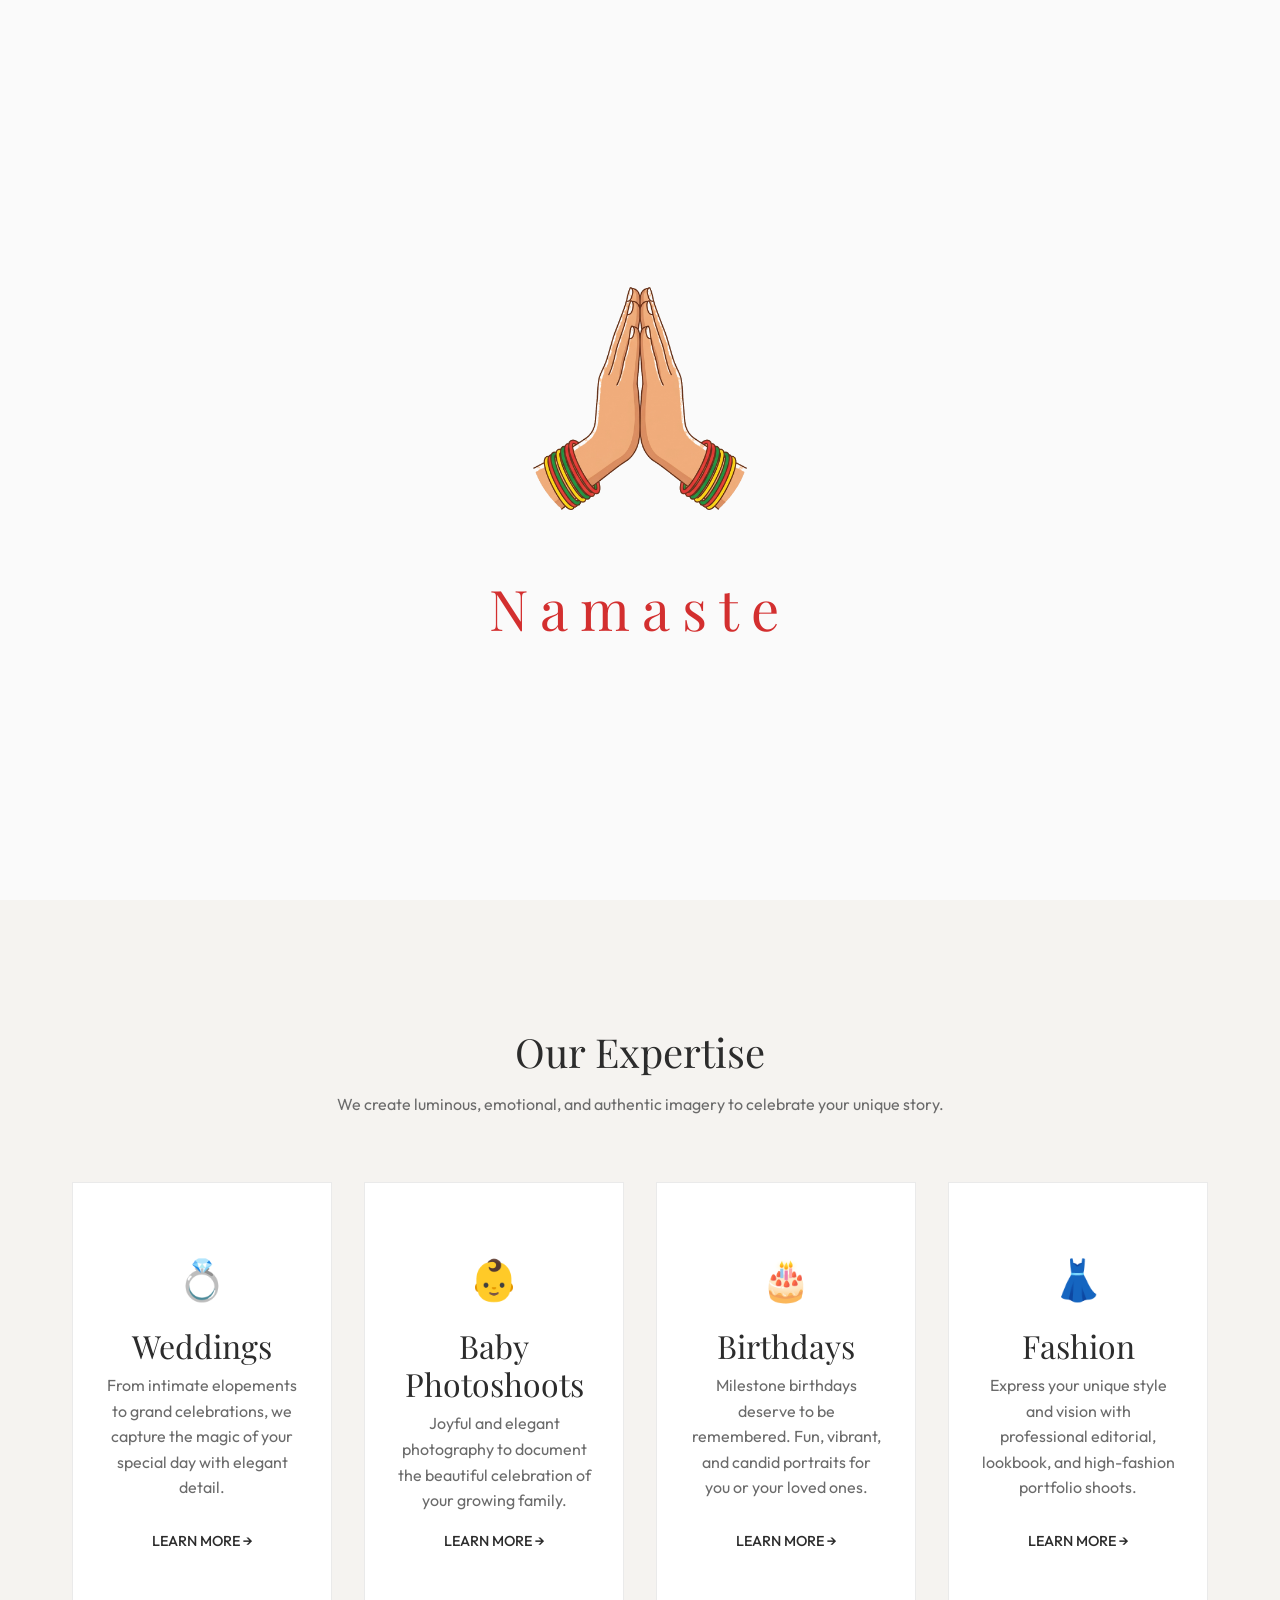
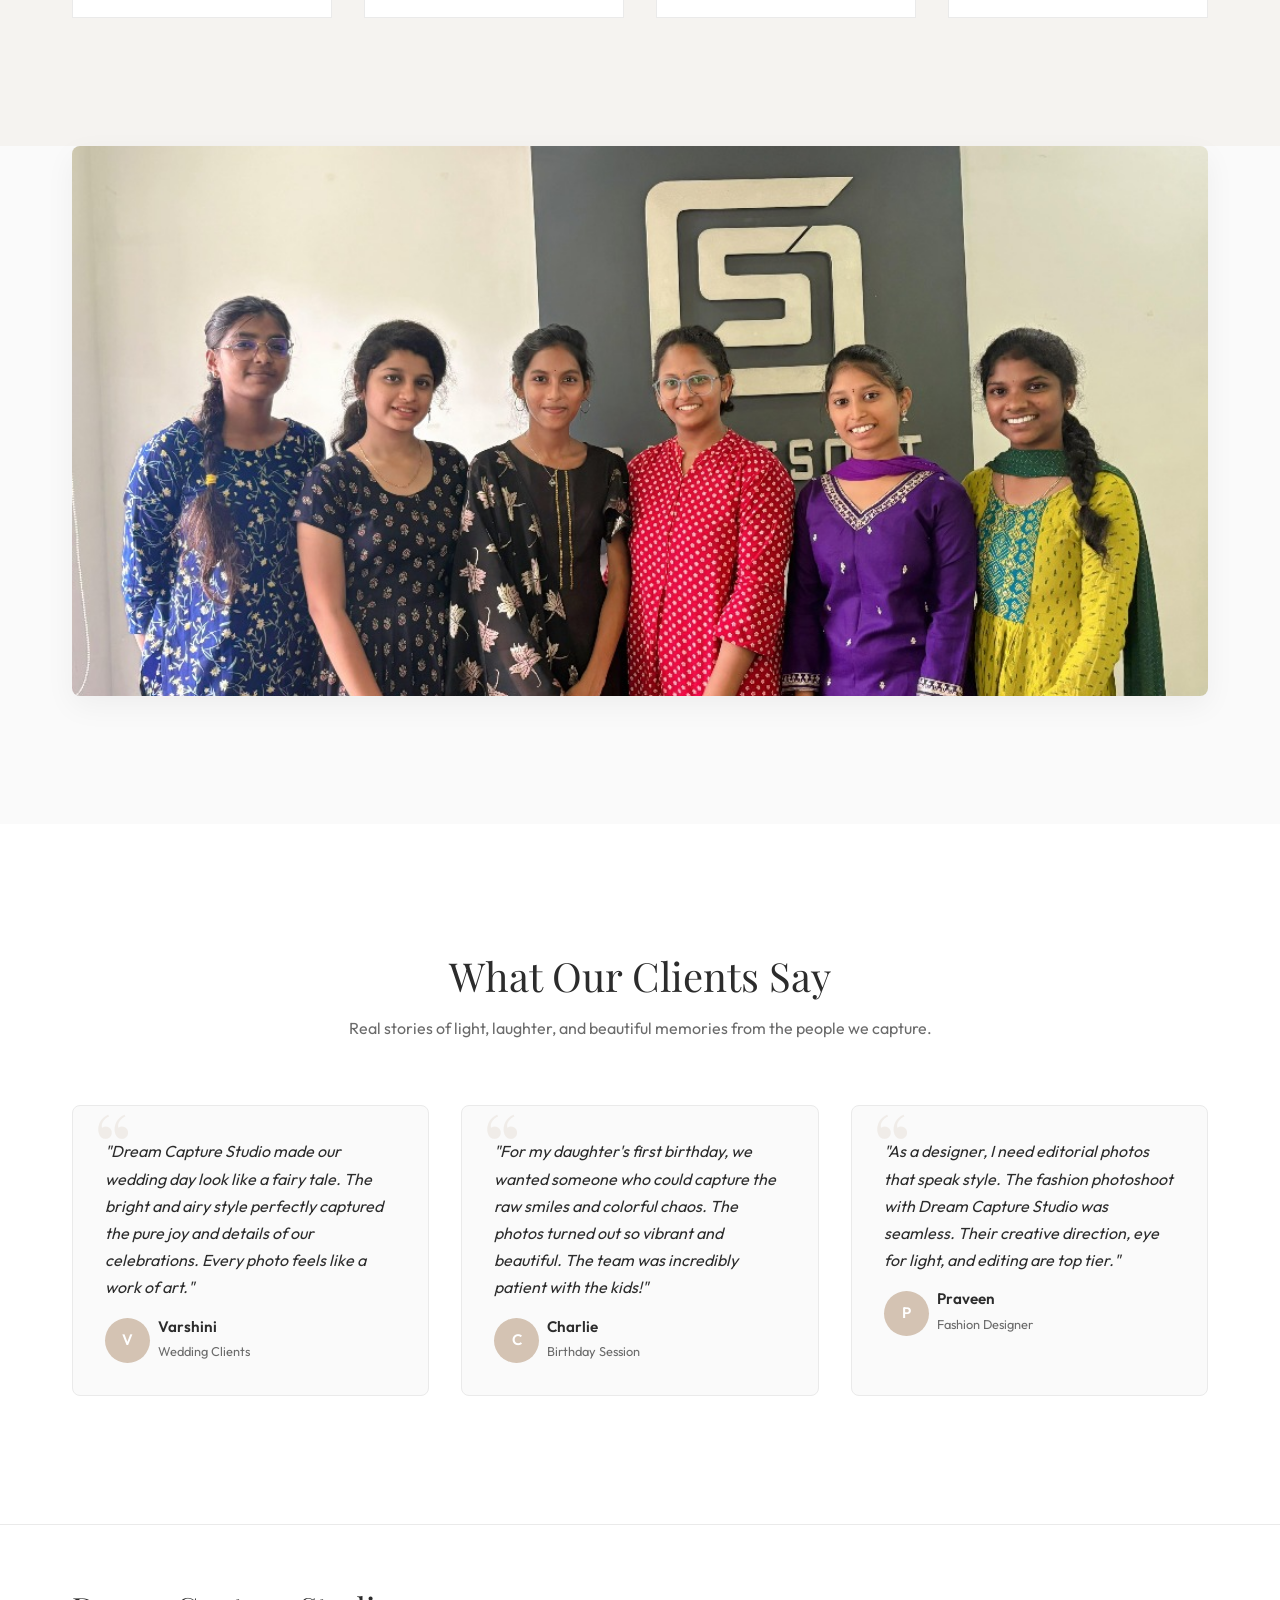
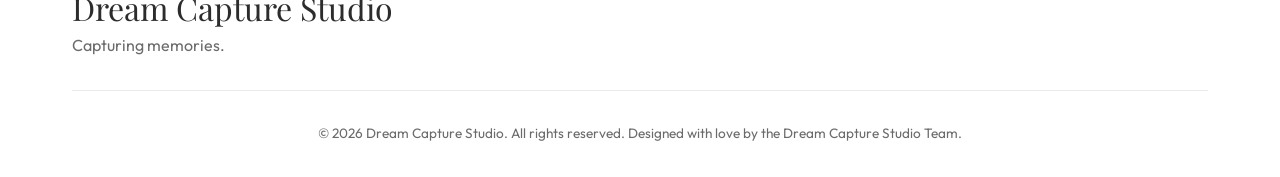
<file: index.html>
<!DOCTYPE html>
<html lang="en">
<head>
    <meta charset="UTF-8">
    <meta name="viewport" content="width=device-width, initial-scale=1.0">
    <title>Dream Capture Studio | Bright & Airy Photography</title>
    <meta name="description" content="Dream Capture Studio specializes in elegant, bright, and airy photography for weddings, birthdays, and fashion portfolios. Capture your timeless moments.">
    <meta name="keywords" content="photography studio, wedding photographer, birthday photoshoot, fashion portfolio, bright and airy photography">
    <meta property="og:title" content="Dream Capture Studio | Bright & Airy Photography">
    <meta property="og:description" content="Capture your life's most beautiful memories with a light, warm, and timeless aesthetic. Specialize in Weddings, Events, and Fashion.">
    <meta property="og:image" content="images/wedding.jpeg">
    <meta property="og:type" content="website">
    
    <!-- Google Fonts -->
    <link rel="preconnect" href="https://fonts.googleapis.com">
    <link rel="preconnect" href="https://fonts.gstatic.com" crossorigin>
    <link href="https://fonts.googleapis.com/css2?family=Outfit:wght@300;400;500;600&family=Playfair+Display:ital,wght@0,400;0,500;0,600;1,400&display=swap" rel="stylesheet">
    
    <!-- CSS -->
    <link rel="stylesheet" href="styles.css">
</head>
<body>

    <!-- Entry Splash Screen -->
    <div class="splash-screen" id="splashScreen">
        <div class="namaste-container">
            <div class="namaste-half left-half"></div>
            <div class="namaste-half right-half"></div>
        </div>
        <div class="namaskaram-text" style="color: #D32F2F;">Namaste</div>
    </div>
    <!-- Header Navigation -->
    <header>
        <div class="container nav-container">
            <a href="index.html" class="logo">Dream Capture Studio</a>
            <div class="menu-toggle">☰</div>
            <ul class="nav-links">
                <li><a href="index.html">Home</a></li>
                <li><a href="portfolio.html">Portfolio</a></li>
                <li><a href="about.html">About</a></li>
                <li><a href="services.html">Services</a></li>
                <li><a href="blog.html">Blog</a></li>
                <li><a href="contact.html">Contact</a></li>
            </ul>
        </div>
    </header>

    <!-- Hero Section -->
    <section class="hero" id="heroSection">
        <!-- Interactive 35mm Film Strip -->
        <div class="film-strip-container fade-in">
            <div class="film-strip">
                <!-- Original 5 Frames -->
                <div class="film-frame active" data-bg="images/bridal_portrait.png">
                    <img src="images/bridal_portrait.png" alt="Bridal Portrait">
                </div>
                <div class="film-frame" data-bg="images/romantic_sunset.png">
                    <img src="images/romantic_sunset.png" alt="Romantic Sunset">
                </div>
                <div class="film-frame" data-bg="images/wedding.jpeg" style="filter: grayscale(1);">
                    <img src="images/wedding.jpeg" alt="Black and White">
                </div>
                <div class="film-frame" data-bg="images/fashion_editorial.png">
                    <img src="images/fashion_editorial.png" alt="Fashion Editorial">
                </div>
                <div class="film-frame" data-bg="images/birthday_celebration.png">
                    <img src="images/birthday_celebration.png" alt="Birthday Celebration">
                </div>
                
                <!-- Duplicated 5 Frames for Seamless Infinite Scroll -->
                <div class="film-frame" data-bg="images/bridal_portrait.png">
                    <img src="images/bridal_portrait.png" alt="Bridal Portrait">
                </div>
                <div class="film-frame" data-bg="images/romantic_sunset.png">
                    <img src="images/romantic_sunset.png" alt="Romantic Sunset">
                </div>
                <div class="film-frame" data-bg="images/wedding.jpeg" style="filter: grayscale(1);">
                    <img src="images/wedding.jpeg" alt="Black and White">
                </div>
                <div class="film-frame" data-bg="images/fashion_editorial.png">
                    <img src="images/fashion_editorial.png" alt="Fashion Editorial">
                </div>
                <div class="film-frame" data-bg="images/birthday_celebration.png">
                    <img src="images/birthday_celebration.png" alt="Birthday Celebration">
                </div>
            </div>
        </div>

        <div class="container hero-content fade-in">
            <h1>
                <span class="bg-black">Capturing</span>
                <span class="bg-white">Life's Most</span><br>
                <span class="bg-black">Beautiful</span>
                <span class="bg-white">Moments.</span>
            </h1>
            <p style="margin-top: 1rem; line-height: 1.8; color: var(--text-secondary); font-size: 1.2rem; max-width: 500px;">
                Specializing in Weddings, Birthdays, and Fashion with a bright, airy, and timeless aesthetic.
            </p>
            <div style="margin-top: var(--spacing-lg);">
                <a href="portfolio.html" class="btn">View Portfolio</a>
                <a href="contact.html" class="btn btn-outline" style="margin-left: 10px;">Book a Session</a>
            </div>
        </div>
        <img src="images/bridal_portrait.png" alt="Stunning Bridal Portrait" class="hero-image">
    </section>

    <!-- Featured Services Section -->
    <section class="section section-bg">
        <div class="container">
            <div class="section-header fade-in">
                <h2>Our Expertise</h2>
                <p>We create luminous, emotional, and authentic imagery to celebrate your unique story.</p>
            </div>
            
            <div class="grid-4 fade-in">
                <div class="card">
                    <div class="card-icon">💍</div>
                    <h3>Weddings</h3>
                    <p>From intimate elopements to grand celebrations, we capture the magic of your special day with elegant detail.</p>
                    <a href="services.html" style="font-weight: 500; font-size: 0.9rem; text-transform: uppercase;">Learn More &rarr;</a>
                </div>
                <div class="card">
                    <div class="card-icon">👶</div>
                    <h3>Baby Photoshoots</h3>
                    <p>Joyful and elegant photography to document the beautiful celebration of your growing family.</p>
                    <a href="services.html" style="font-weight: 500; font-size: 0.9rem; text-transform: uppercase;">Learn More &rarr;</a>
                </div>
                <div class="card">
                    <div class="card-icon">🎂</div>
                    <h3>Birthdays</h3>
                    <p>Milestone birthdays deserve to be remembered. Fun, vibrant, and candid portraits for you or your loved ones.</p>
                    <a href="services.html" style="font-weight: 500; font-size: 0.9rem; text-transform: uppercase;">Learn More &rarr;</a>
                </div>
                <div class="card">
                    <div class="card-icon">👗</div>
                    <h3>Fashion</h3>
                    <p>Express your unique style and vision with professional editorial, lookbook, and high-fashion portfolio shoots.</p>
                    <a href="services.html" style="font-weight: 500; font-size: 0.9rem; text-transform: uppercase;">Learn More &rarr;</a>
                </div>
            </div>
        </div>
    </section>

    <!-- Featured Showcase Image Section -->
    <section class="section" style="padding-top: 0;">
        <div class="container fade-in">
            <img src="images/team.jpg" alt="Featured Team Showcase" class="team-showcase-img">
        </div>
    </section>
    <!-- Testimonials Section -->
    <section class="section testimonials-section fade-in">
        <div class="container">
            <div class="section-header">
                <h2>What Our Clients Say</h2>
                <p>Real stories of light, laughter, and beautiful memories from the people we capture.</p>
            </div>
            <div class="testimonials-grid">
                <div class="testimonial-card">
                    <p class="testimonial-text">"Dream Capture Studio made our wedding day look like a fairy tale. The bright and airy style perfectly captured the pure joy and details of our celebrations. Every photo feels like a work of art."</p>
                    <div class="testimonial-author">
                        <div class="author-avatar">V</div>
                        <div class="author-info">
                            <h4>Varshini</h4>
                            <span>Wedding Clients</span>
                        </div>
                    </div>
                </div>
                <div class="testimonial-card">
                    <p class="testimonial-text">"For my daughter's first birthday, we wanted someone who could capture the raw smiles and colorful chaos. The photos turned out so vibrant and beautiful. The team was incredibly patient with the kids!"</p>
                    <div class="testimonial-author">
                        <div class="author-avatar">C</div>
                        <div class="author-info">
                            <h4>Charlie</h4>
                            <span>Birthday Session</span>
                        </div>
                    </div>
                </div>
                <div class="testimonial-card">
                    <p class="testimonial-text">"As a designer, I need editorial photos that speak style. The fashion photoshoot with Dream Capture Studio was seamless. Their creative direction, eye for light, and editing are top tier."</p>
                    <div class="testimonial-author">
                        <div class="author-avatar">P</div>
                        <div class="author-info">
                            <h4>Praveen</h4>
                            <span>Fashion Designer</span>
                        </div>
                    </div>
                </div>
            </div>
        </div>
    </section>

    <!-- Footer -->
    <footer>
        <div class="container">
            <div class="footer-content">
                <div>
                    <h3 style="font-family: var(--font-heading); margin-bottom: 5px;">Dream Capture Studio</h3>
                    <p style="margin-bottom: 0;">Capturing memories.</p>
                </div>

            </div>
            <div class="footer-bottom">
                &copy; 2026 Dream Capture Studio. All rights reserved. Designed with love by the Dream Capture Studio Team.
            </div>
        </div>
    </footer>

    <!-- Scripts -->
    <script src="script.js"></script>
</body>
</html>
</file>
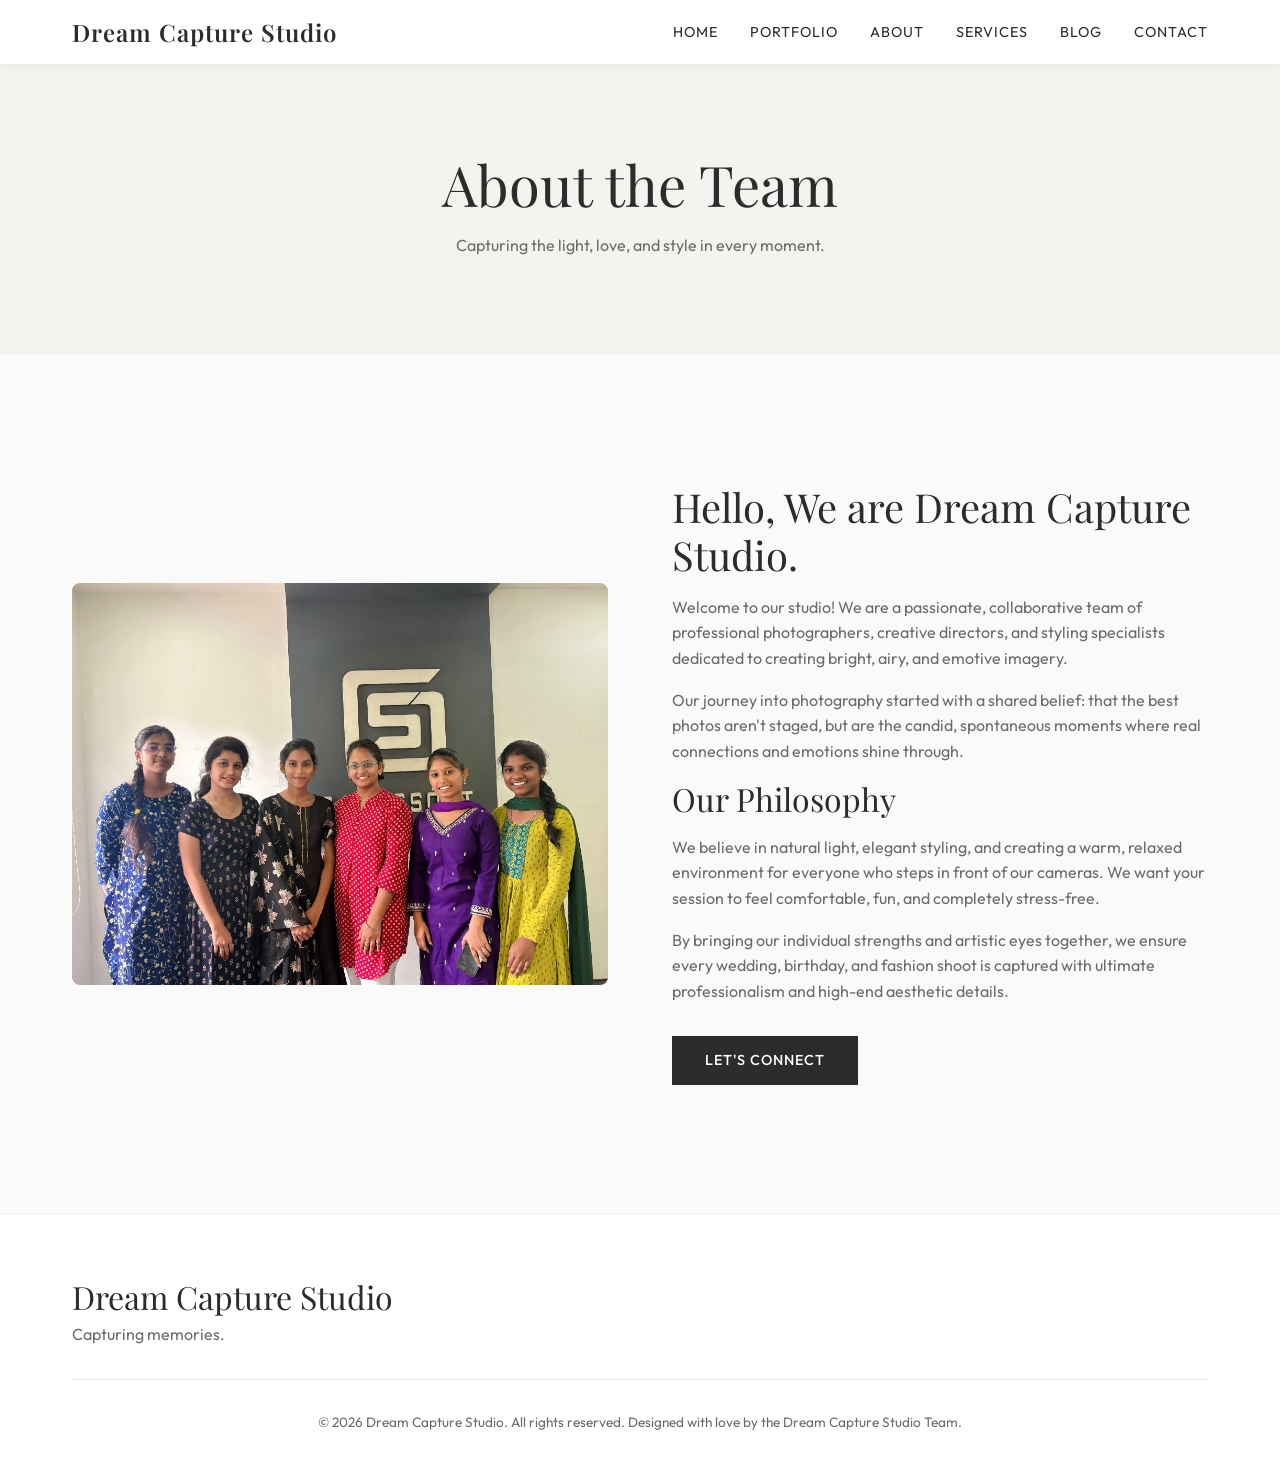
<file: about.html>
<!DOCTYPE html>
<html lang="en">
<head>
    <meta charset="UTF-8">
    <meta name="viewport" content="width=device-width, initial-scale=1.0">
    <title>About | Dream Capture Studio</title>
    <meta name="description" content="Meet the photography and styling specialists at Dream Capture Studio. Discover our philosophy, our team story, and how we curate timeless, emotional portraits.">
    <meta name="keywords" content="professional photographers, photography studio team, portrait photography philosophy, dream capture studio crew">
    <meta property="og:title" content="About | Dream Capture Studio">
    <meta property="og:description" content="Discover our creative team, artistic values, and mission to capture raw, authentic emotions.">
    <meta property="og:image" content="images/team.jpg">
    <meta property="og:type" content="website">
    <link rel="preconnect" href="https://fonts.googleapis.com">
    <link rel="preconnect" href="https://fonts.gstatic.com" crossorigin>
    <link href="https://fonts.googleapis.com/css2?family=Outfit:wght@300;400;500;600&family=Playfair+Display:ital,wght@0,400;0,500;0,600;1,400&display=swap" rel="stylesheet">
    <link rel="stylesheet" href="styles.css">
    <style>
        .page-header {
            padding: 150px 0 80px;
            text-align: center;
            background-color: var(--bg-secondary);
        }
    </style>
</head>
<body>

    <!-- Header Navigation -->
    <header>
        <div class="container nav-container">
            <a href="index.html" class="logo">Dream Capture Studio</a>
            <div class="menu-toggle">☰</div>
            <ul class="nav-links">
                <li><a href="index.html">Home</a></li>
                <li><a href="portfolio.html">Portfolio</a></li>
                <li><a href="about.html">About</a></li>
                <li><a href="services.html">Services</a></li>
                <li><a href="blog.html">Blog</a></li>
                <li><a href="contact.html">Contact</a></li>
            </ul>
        </div>
    </header>

    <!-- Page Header -->
    <section class="page-header fade-in">
        <div class="container">
            <h1>About the Team</h1>
            <p>Capturing the light, love, and style in every moment.</p>
        </div>
    </section>

    <!-- About Section -->
    <section class="section">
        <div class="container grid-2 fade-in">
            <div>
                <img src="images/team.jpg" alt="Dream Capture Studio Team" style="border-radius: var(--border-radius); width: 100%; object-fit: cover;">
            </div>
            <div>
                <h2>Hello, We are Dream Capture Studio.</h2>
                <p>Welcome to our studio! We are a passionate, collaborative team of professional photographers, creative directors, and styling specialists dedicated to creating bright, airy, and emotive imagery.</p>
                
                <p>Our journey into photography started with a shared belief: that the best photos aren't staged, but are the candid, spontaneous moments where real connections and emotions shine through.</p>
                
                <h3>Our Philosophy</h3>
                <p>We believe in natural light, elegant styling, and creating a warm, relaxed environment for everyone who steps in front of our cameras. We want your session to feel comfortable, fun, and completely stress-free.</p>
                
                <p>By bringing our individual strengths and artistic eyes together, we ensure every wedding, birthday, and fashion shoot is captured with ultimate professionalism and high-end aesthetic details.</p>
                
                <a href="contact.html" class="btn" style="margin-top: var(--spacing-md);">Let's Connect</a>
            </div>
        </div>
    </section>

    <!-- Footer -->
    <footer>
        <div class="container">
            <div class="footer-content">
                <div>
                    <h3 style="font-family: var(--font-heading); margin-bottom: 5px;">Dream Capture Studio</h3>
                    <p style="margin-bottom: 0;">Capturing memories.</p>
                </div>
            </div>
            <div class="footer-bottom">
                &copy; 2026 Dream Capture Studio. All rights reserved. Designed with love by the Dream Capture Studio Team.
            </div>
        </div>
    </footer>

    <script src="script.js"></script>
</body>
</html>
</file>
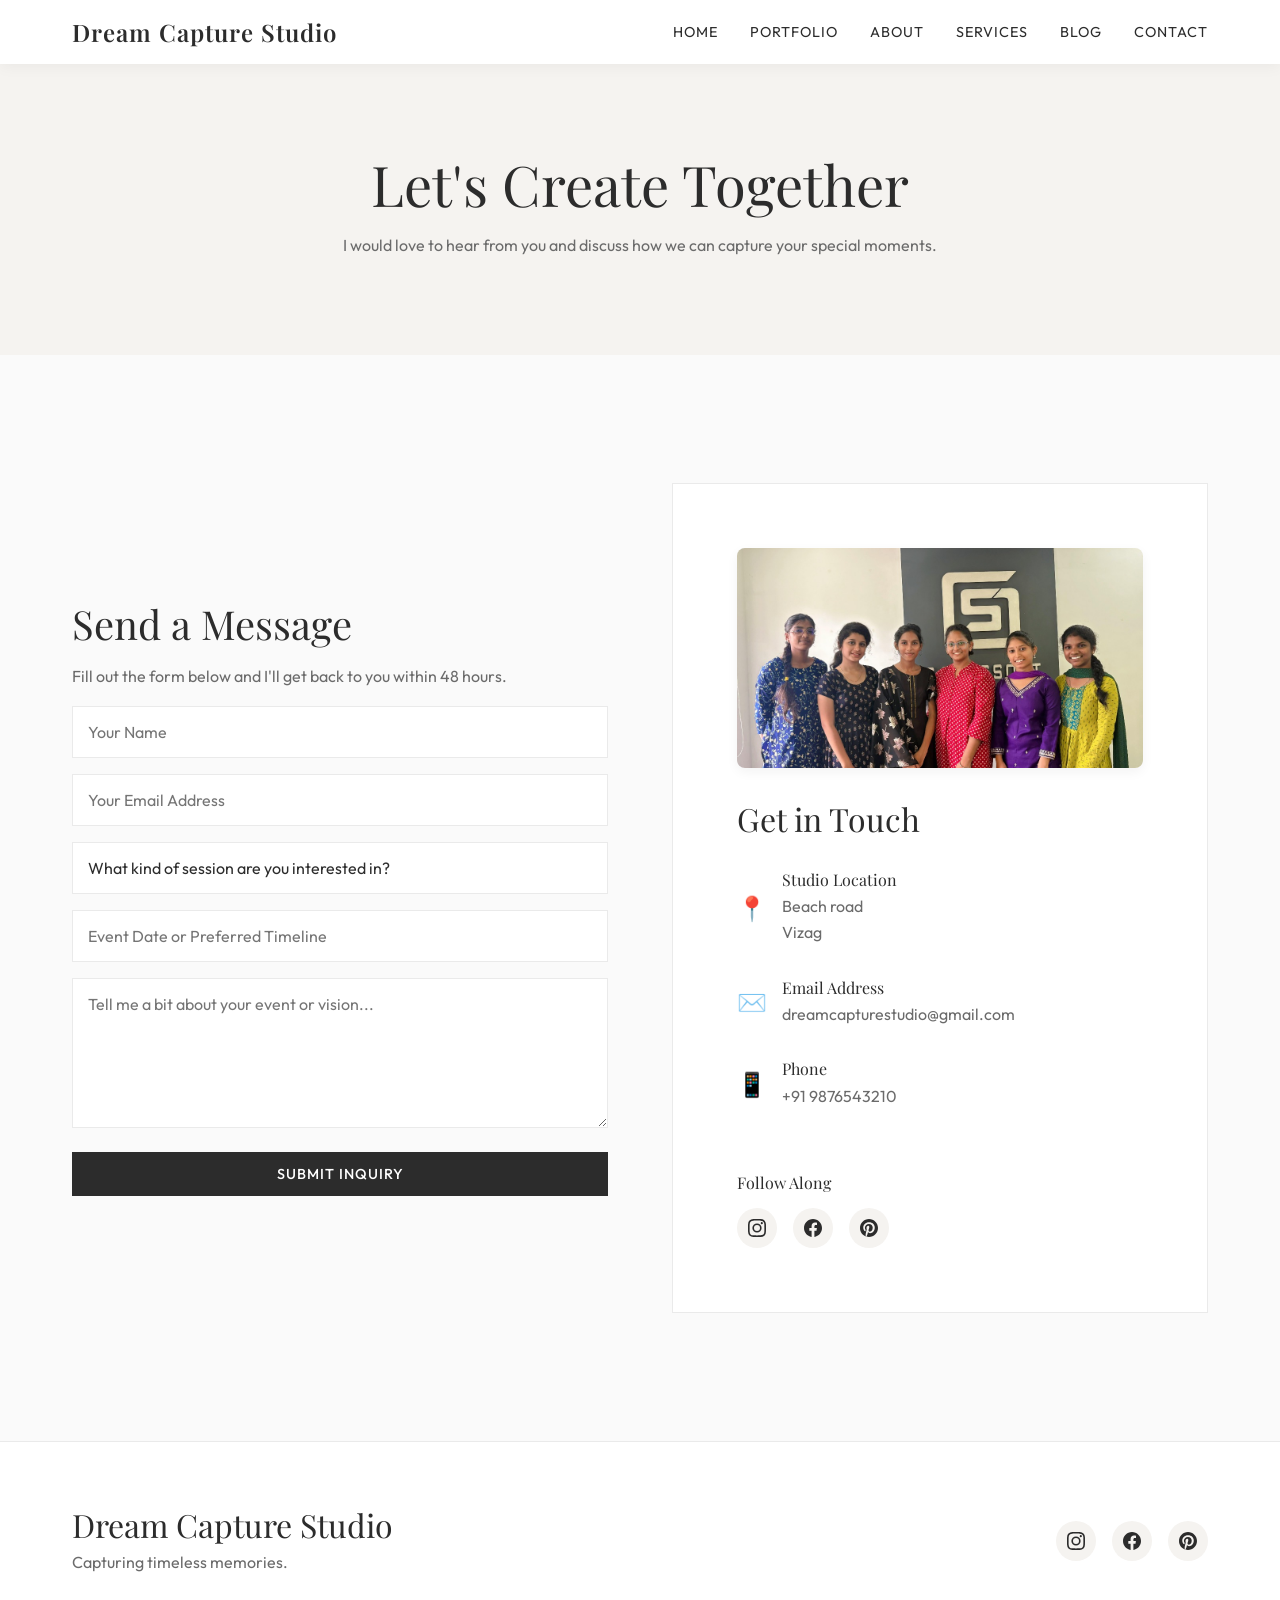
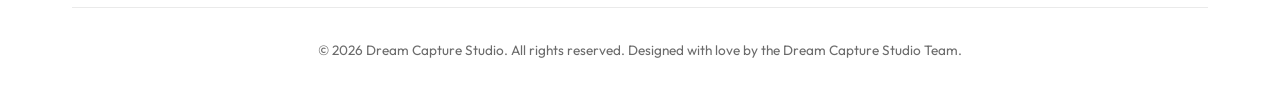
<file: contact.html>
<!DOCTYPE html>
<html lang="en">
<head>
    <meta charset="UTF-8">
    <meta name="viewport" content="width=device-width, initial-scale=1.0">
    <title>Contact | Dream Capture Studio</title>
    <meta name="description" content="Get in touch with Dream Capture Studio to book your wedding photography consultation, portrait session, or fashion project. We respond within 24 hours.">
    <meta name="keywords" content="book photographer, hire wedding photographer, portrait shoot inquiry, photography studio location, dream capture studio contact">
    <meta property="og:title" content="Contact | Dream Capture Studio">
    <meta property="og:description" content="Ready to capture your special moments? Fill out our inquiry form or reach out directly to schedule a session.">
    <meta property="og:image" content="images/team.jpg">
    <meta property="og:type" content="website">
    <link rel="preconnect" href="https://fonts.googleapis.com">
    <link rel="preconnect" href="https://fonts.gstatic.com" crossorigin>
    <link href="https://fonts.googleapis.com/css2?family=Outfit:wght@300;400;500;600&family=Playfair+Display:ital,wght@0,400;0,500;0,600;1,400&display=swap" rel="stylesheet">
    <link rel="stylesheet" href="styles.css">
    <style>
        .page-header {
            padding: 150px 0 80px;
            text-align: center;
            background-color: var(--bg-secondary);
        }
        .contact-info {
            padding: var(--spacing-xl);
            background: var(--white);
            border: 1px solid var(--border-color);
        }
        .contact-icon {
            font-size: 1.5rem;
            color: var(--accent-color);
            margin-right: 15px;
            vertical-align: middle;
        }
        .contact-item {
            margin-bottom: var(--spacing-lg);
            display: flex;
            align-items: center;
        }
    </style>
</head>
<body>

    <header>
        <div class="container nav-container">
            <a href="index.html" class="logo">Dream Capture Studio</a>
            <div class="menu-toggle">☰</div>
            <ul class="nav-links">
                <li><a href="index.html">Home</a></li>
                <li><a href="portfolio.html">Portfolio</a></li>
                <li><a href="about.html">About</a></li>
                <li><a href="services.html">Services</a></li>
                <li><a href="blog.html">Blog</a></li>
                <li><a href="contact.html">Contact</a></li>
            </ul>
        </div>
    </header>

    <section class="page-header fade-in">
        <div class="container">
            <h1>Let's Create Together</h1>
            <p>I would love to hear from you and discuss how we can capture your special moments.</p>
        </div>
    </section>

    <section class="section">
        <div class="container grid-2 fade-in">
            <!-- Contact Form -->
            <div>
                <h2>Send a Message</h2>
                <p>Fill out the form below and I'll get back to you within 48 hours.</p>
                <form action="#" method="POST" style="margin-top: var(--spacing-md);">
                    <div class="form-group">
                        <input type="text" class="form-control" placeholder="Your Name" required>
                    </div>
                    <div class="form-group">
                        <input type="email" class="form-control" placeholder="Your Email Address" required>
                    </div>
                    <div class="form-group">
                        <select class="form-control" required style="appearance: none;">
                            <option value="" disabled selected>What kind of session are you interested in?</option>
                            <option value="wedding">Wedding</option>
                            <option value="babyshoot">Baby Photoshoot</option>
                            <option value="birthday">Birthday</option>
                            <option value="anniversary">Anniversary</option>
                            <option value="other">Other</option>
                        </select>
                    </div>
                    <div class="form-group">
                        <input type="text" class="form-control" placeholder="Event Date or Preferred Timeline">
                    </div>
                    <div class="form-group">
                        <textarea class="form-control" placeholder="Tell me a bit about your event or vision..." required></textarea>
                    </div>
                    <button type="submit" class="btn" style="width: 100%;">Submit Inquiry</button>
                </form>
            </div>
            
            <!-- Contact Info -->
            <div class="contact-info">
                <img src="images/team.jpg" alt="Our Team" style="border-radius: var(--border-radius); width: 100%; height: 220px; object-fit: cover; margin-bottom: var(--spacing-lg); box-shadow: 0 4px 12px rgba(0,0,0,0.05);">
                <h3 style="margin-bottom: var(--spacing-lg);">Get in Touch</h3>
                
                <div class="contact-item">
                    <span class="contact-icon">📍</span>
                    <div>
                        <h4 style="margin-bottom: 5px;">Studio Location</h4>
                        <p style="margin-bottom: 0;">Beach road<br>Vizag</p>
                    </div>
                </div>

                <div class="contact-item">
                    <span class="contact-icon">✉️</span>
                    <div>
                        <h4 style="margin-bottom: 5px;">Email Address</h4>
                        <p style="margin-bottom: 0;">dreamcapturestudio@gmail.com</p>
                    </div>
                </div>

                <div class="contact-item">
                    <span class="contact-icon">📱</span>
                    <div>
                        <h4 style="margin-bottom: 5px;">Phone</h4>
                        <p style="margin-bottom: 0;">+91 9876543210</p>
                    </div>
                </div>

                <div style="margin-top: var(--spacing-xl);">
                    <h4 style="margin-bottom: var(--spacing-md);">Follow Along</h4>
                    <div class="social-links">
                        <a href="#" aria-label="Instagram">
                            <svg class="social-icon" xmlns="http://www.w3.org/2000/svg" viewBox="0 0 24 24" fill="currentColor">
                                <path d="M12 2.163c3.204 0 3.584.012 4.85.07 3.252.148 4.771 1.691 4.919 4.919.058 1.265.069 1.645.069 4.849 0 3.205-.012 3.584-.069 4.849-.149 3.225-1.664 4.771-4.919 4.919-1.266.058-1.644.07-4.85.07-3.204 0-3.584-.012-4.849-.07-3.26-.149-4.771-1.699-4.919-4.92-.058-1.265-.07-1.644-.07-4.849 0-3.204.013-3.583.07-4.849.149-3.227 1.664-4.771 4.919-4.919 1.266-.057 1.645-.069 4.849-.069zM12 0C8.741 0 8.333.014 7.053.072 2.695.272.273 2.69.073 7.051.014 8.333 0 8.741 0 12c0 3.259.014 3.668.072 4.948.2 4.358 2.618 6.78 6.98 6.98 1.281.058 1.689.072 4.948.072 3.259 0 3.668-.014 4.948-.072 4.354-.2 6.782-2.618 6.979-6.98.059-1.28.073-1.689.073-4.948 0-3.259-.014-3.667-.072-4.947-.196-4.354-2.617-6.78-6.979-6.98C15.668.014 15.259 0 12 0zm0 5.838a6.162 6.162 0 1 0 0 12.324 6.162 6.162 0 0 0 0-12.324zM12 16a4 4 0 1 1 0-8 4 4 0 0 1 0 8zm6.406-11.845a1.44 1.44 0 1 0 0 2.881 1.44 1.44 0 0 0 0-2.881z"/>
                            </svg>
                        </a>
                        <a href="#" aria-label="Facebook">
                            <svg class="social-icon" xmlns="http://www.w3.org/2000/svg" viewBox="0 0 24 24" fill="currentColor">
                                <path d="M24 12.073c0-6.627-5.373-12-12-12s-12 5.373-12 12c0 5.99 4.388 10.954 10.125 11.854v-8.385H7.078v-3.47h3.047V9.43c0-3.007 1.792-4.669 4.533-4.669 1.312 0 2.686.235 2.686.235v2.953H15.83c-1.491 0-1.956.925-1.956 1.874v2.25h3.328l-.532 3.47h-2.796v8.385C19.612 23.027 24 18.062 24 12.073z"/>
                            </svg>
                        </a>
                        <a href="#" aria-label="Pinterest">
                            <svg class="social-icon" xmlns="http://www.w3.org/2000/svg" viewBox="0 0 24 24" fill="currentColor">
                                <path d="M12 0C5.373 0 0 5.372 0 12c0 5.084 3.163 9.426 7.627 11.174-.105-.949-.2-2.405.042-3.441.218-.937 1.407-5.965 1.407-5.965s-.359-.719-.359-1.782c0-1.668.967-2.914 2.171-2.914 1.023 0 1.518.769 1.518 1.69 0 1.029-.655 2.568-.994 3.995-.283 1.194.599 2.169 1.777 2.169 2.133 0 3.772-2.249 3.772-5.495 0-2.873-2.064-4.882-5.012-4.882-3.414 0-5.418 2.561-5.418 5.207 0 1.031.397 2.138.893 2.738.098.119.112.224.083.345l-.333 1.36c-.053.22-.174.267-.402.161-1.499-.698-2.436-2.889-2.436-4.649 0-3.785 2.75-7.262 7.929-7.262 4.163 0 7.398 2.967 7.398 6.931 0 4.136-2.607 7.464-6.227 7.464-1.216 0-2.359-.631-2.75-1.378l-.748 2.853c-.271 1.043-1.002 2.35-1.492 3.146C9.57 23.812 10.763 24 12 24c6.627 0 12-5.373 12-12S18.627 0 12 0z"/>
                            </svg>
                        </a>
                    </div>
                </div>
            </div>
        </div>
    </section>

    <footer>
        <div class="container">
            <div class="footer-content">
                <div>
                    <h3 style="font-family: var(--font-heading); margin-bottom: 5px;">Dream Capture Studio</h3>
                    <p style="margin-bottom: 0;">Capturing timeless memories.</p>
                </div>
                <div class="social-links">
                    <a href="#" aria-label="Instagram">
                        <svg class="social-icon" xmlns="http://www.w3.org/2000/svg" viewBox="0 0 24 24" fill="currentColor">
                            <path d="M12 2.163c3.204 0 3.584.012 4.85.07 3.252.148 4.771 1.691 4.919 4.919.058 1.265.069 1.645.069 4.849 0 3.205-.012 3.584-.069 4.849-.149 3.225-1.664 4.771-4.919 4.919-1.266.058-1.644.07-4.85.07-3.204 0-3.584-.012-4.849-.07-3.26-.149-4.771-1.699-4.919-4.92-.058-1.265-.07-1.644-.07-4.849 0-3.204.013-3.583.07-4.849.149-3.227 1.664-4.771 4.919-4.919 1.266-.057 1.645-.069 4.849-.069zM12 0C8.741 0 8.333.014 7.053.072 2.695.272.273 2.69.073 7.051.014 8.333 0 8.741 0 12c0 3.259.014 3.668.072 4.948.2 4.358 2.618 6.78 6.98 6.98 1.281.058 1.689.072 4.948.072 3.259 0 3.668-.014 4.948-.072 4.354-.2 6.782-2.618 6.979-6.98.059-1.28.073-1.689.073-4.948 0-3.259-.014-3.667-.072-4.947-.196-4.354-2.617-6.78-6.979-6.98C15.668.014 15.259 0 12 0zm0 5.838a6.162 6.162 0 1 0 0 12.324 6.162 6.162 0 0 0 0-12.324zM12 16a4 4 0 1 1 0-8 4 4 0 0 1 0 8zm6.406-11.845a1.44 1.44 0 1 0 0 2.881 1.44 1.44 0 0 0 0-2.881z"/>
                        </svg>
                    </a>
                    <a href="#" aria-label="Facebook">
                        <svg class="social-icon" xmlns="http://www.w3.org/2000/svg" viewBox="0 0 24 24" fill="currentColor">
                            <path d="M24 12.073c0-6.627-5.373-12-12-12s-12 5.373-12 12c0 5.99 4.388 10.954 10.125 11.854v-8.385H7.078v-3.47h3.047V9.43c0-3.007 1.792-4.669 4.533-4.669 1.312 0 2.686.235 2.686.235v2.953H15.83c-1.491 0-1.956.925-1.956 1.874v2.25h3.328l-.532 3.47h-2.796v8.385C19.612 23.027 24 18.062 24 12.073z"/>
                        </svg>
                    </a>
                    <a href="#" aria-label="Pinterest">
                        <svg class="social-icon" xmlns="http://www.w3.org/2000/svg" viewBox="0 0 24 24" fill="currentColor">
                            <path d="M12 0C5.373 0 0 5.372 0 12c0 5.084 3.163 9.426 7.627 11.174-.105-.949-.2-2.405.042-3.441.218-.937 1.407-5.965 1.407-5.965s-.359-.719-.359-1.782c0-1.668.967-2.914 2.171-2.914 1.023 0 1.518.769 1.518 1.69 0 1.029-.655 2.568-.994 3.995-.283 1.194.599 2.169 1.777 2.169 2.133 0 3.772-2.249 3.772-5.495 0-2.873-2.064-4.882-5.012-4.882-3.414 0-5.418 2.561-5.418 5.207 0 1.031.397 2.138.893 2.738.098.119.112.224.083.345l-.333 1.36c-.053.22-.174.267-.402.161-1.499-.698-2.436-2.889-2.436-4.649 0-3.785 2.75-7.262 7.929-7.262 4.163 0 7.398 2.967 7.398 6.931 0 4.136-2.607 7.464-6.227 7.464-1.216 0-2.359-.631-2.75-1.378l-.748 2.853c-.271 1.043-1.002 2.35-1.492 3.146C9.57 23.812 10.763 24 12 24c6.627 0 12-5.373 12-12S18.627 0 12 0z"/>
                        </svg>
                    </a>
                </div>
            </div>
            <div class="footer-bottom">
                &copy; 2026 Dream Capture Studio. All rights reserved. Designed with love by the Dream Capture Studio Team.
            </div>
        </div>
    </footer>

    <!-- Success Modal Overlay -->
    <div id="successOverlay" class="success-overlay">
        <div class="success-card">
            <div class="success-icon-circle">&#10003;</div>
            <h2>Thank you, <span id="success-client-name">friend</span>!</h2>
            <p>Your session inquiry has been successfully sent. We're already reviewing your details and will get back to you within 24 hours to plan something magical.</p>
            <button id="successCloseBtn" class="btn" style="padding: 10px 30px;">Close Window</button>
        </div>
    </div>

    <script src="script.js"></script>
</body>
</html>
</file>
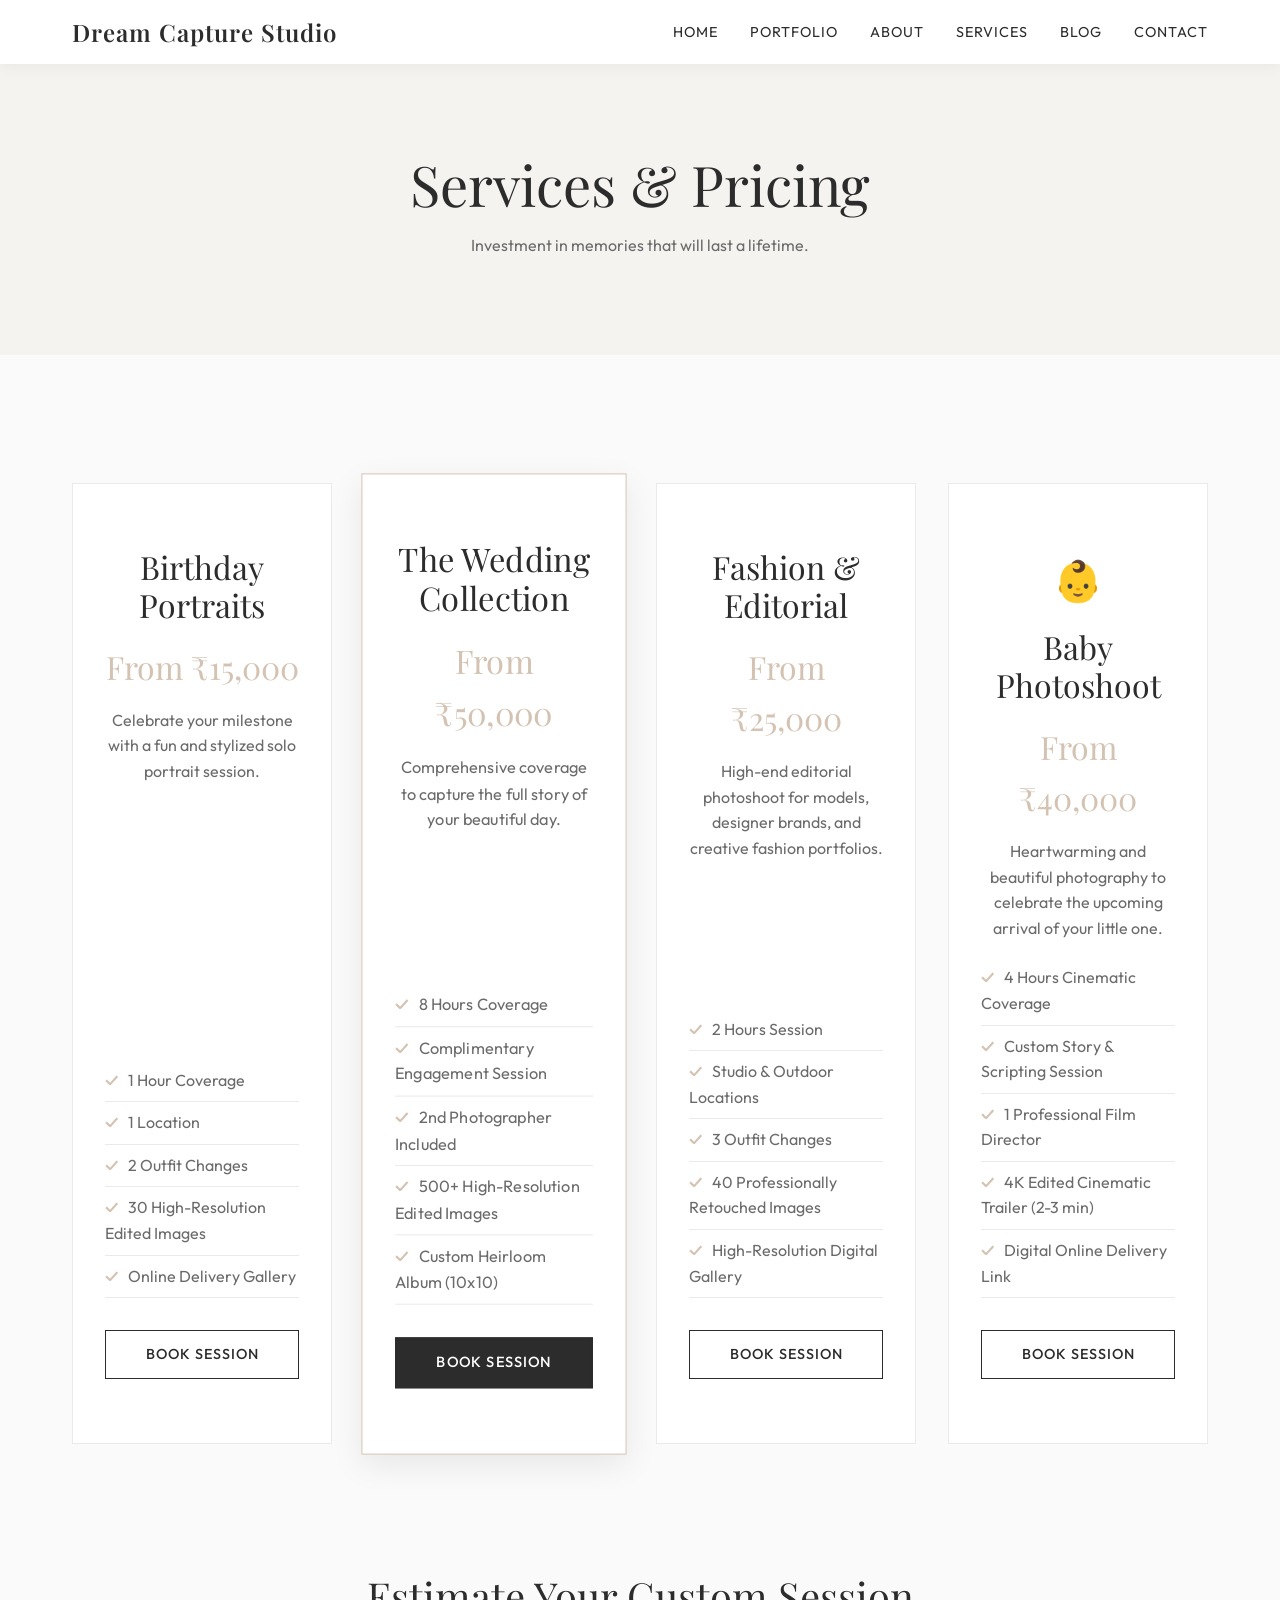
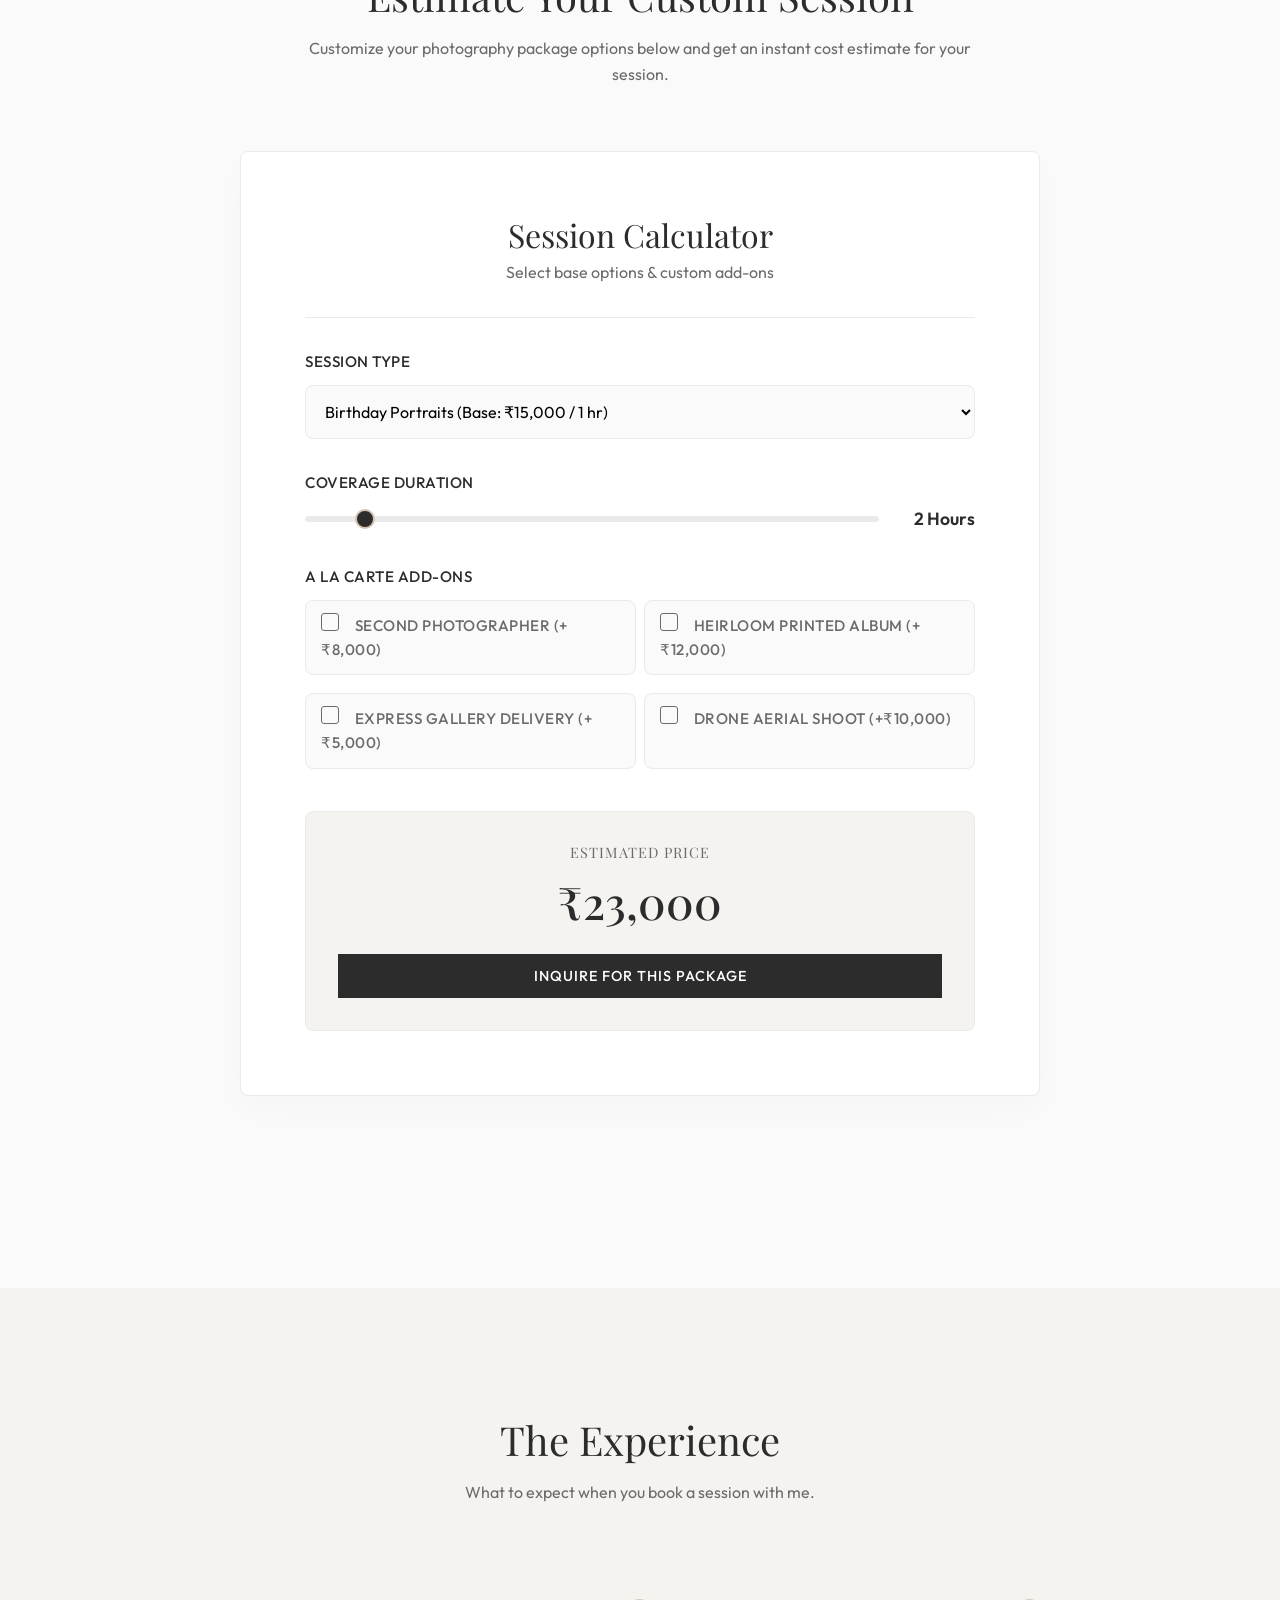
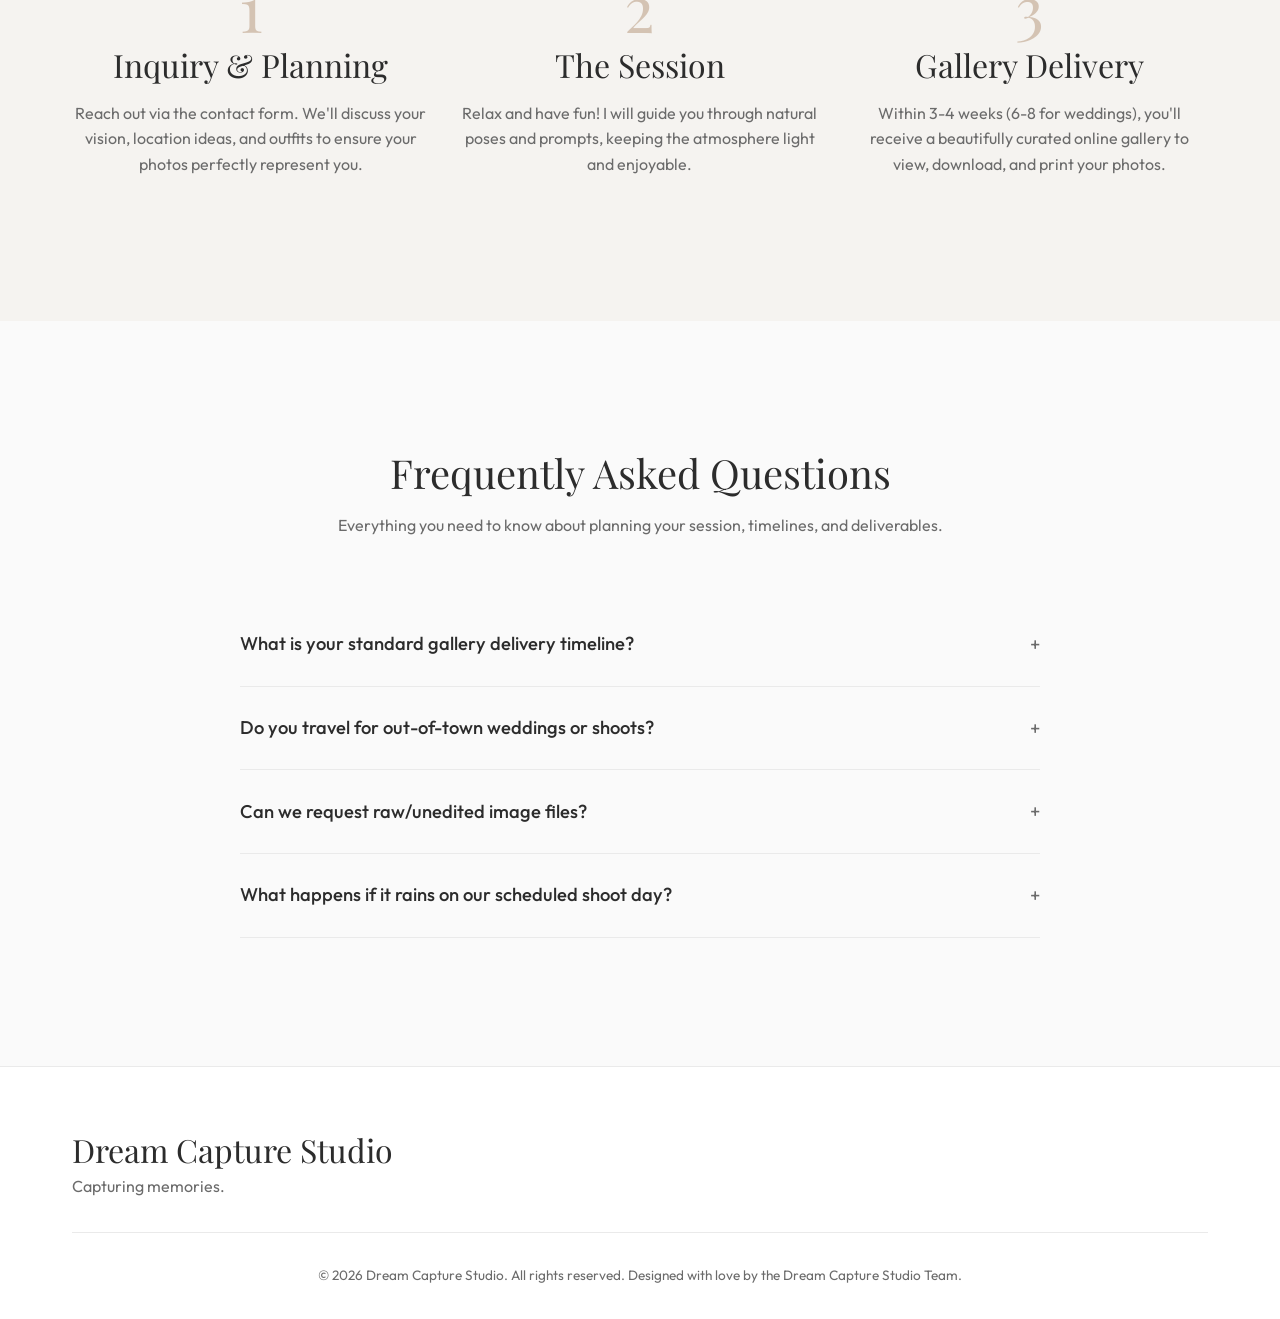
<file: services.html>
<!DOCTYPE html>
<html lang="en">
<head>
    <meta charset="UTF-8">
    <meta name="viewport" content="width=device-width, initial-scale=1.0">
    <title>Services & Pricing | Dream Capture Studio</title>
    <meta name="description" content="Explore session pricing and packages for weddings, birthdays, and fashion shoots. Use our interactive pricing estimator to build your custom package.">
    <meta name="keywords" content="photography prices, wedding package cost, fashion shoot rates, portrait photography rates, dream capture studio pricing">
    <meta property="og:title" content="Services & Pricing | Dream Capture Studio">
    <meta property="og:description" content="Transparent rates and flexible session choices. Design your custom photography package with our interactive calculator.">
    <meta property="og:image" content="images/team.jpg">
    <meta property="og:type" content="website">
    <link rel="preconnect" href="https://fonts.googleapis.com">
    <link rel="preconnect" href="https://fonts.gstatic.com" crossorigin>
    <link href="https://fonts.googleapis.com/css2?family=Outfit:wght@300;400;500;600&family=Playfair+Display:ital,wght@0,400;0,500;0,600;1,400&display=swap" rel="stylesheet">
    <link rel="stylesheet" href="styles.css">
    <style>
        .page-header {
            padding: 150px 0 80px;
            text-align: center;
            background-color: var(--bg-secondary);
        }
        .price {
            font-family: var(--font-heading);
            font-size: 2rem;
            color: var(--accent-color);
            margin: var(--spacing-sm) 0 var(--spacing-md);
        }
        .features-list {
            list-style: none;
            margin-bottom: var(--spacing-lg);
            text-align: left;
        }
        .features-list li {
            padding: 8px 0;
            border-bottom: 1px solid var(--border-color);
            color: var(--text-secondary);
        }
        .features-list li::before {
            content: "✓";
            color: var(--accent-color);
            margin-right: 10px;
            font-weight: bold;
        }
    </style>
</head>
<body>

    <!-- Header Navigation -->
    <header>
        <div class="container nav-container">
            <a href="index.html" class="logo">Dream Capture Studio</a>
            <div class="menu-toggle">☰</div>
            <ul class="nav-links">
                <li><a href="index.html">Home</a></li>
                <li><a href="portfolio.html">Portfolio</a></li>
                <li><a href="about.html">About</a></li>
                <li><a href="services.html">Services</a></li>
                <li><a href="blog.html">Blog</a></li>
                <li><a href="contact.html">Contact</a></li>
            </ul>
        </div>
    </header>

    <!-- Page Header -->
    <section class="page-header fade-in">
        <div class="container">
            <h1>Services & Pricing</h1>
            <p>Investment in memories that will last a lifetime.</p>
        </div>
    </section>

    <!-- Pricing Section -->
    <section class="section">
        <div class="container">
            <div class="grid-4 fade-in">
                <!-- Package 1 -->
                <div class="card">
                    <h3>Birthday Portraits</h3>
                    <div class="price">From ₹15,000</div>
                    <p>Celebrate your milestone with a fun and stylized solo portrait session.</p>
                    <ul class="features-list">
                        <li>1 Hour Coverage</li>
                        <li>1 Location</li>
                        <li>2 Outfit Changes</li>
                        <li>30 High-Resolution Edited Images</li>
                        <li>Online Delivery Gallery</li>
                    </ul>
                    <a href="contact.html" class="btn btn-outline" style="width: 100%;">Book Session</a>
                </div>

                <!-- Package 2 -->
                <div class="card" style="border-color: var(--accent-color); transform: scale(1.02); box-shadow: 0 10px 30px rgba(0,0,0,0.08); z-index: 10;">
                    <h3>The Wedding Collection</h3>
                    <div class="price">From ₹50,000</div>
                    <p>Comprehensive coverage to capture the full story of your beautiful day.</p>
                    <ul class="features-list">
                        <li>8 Hours Coverage</li>
                        <li>Complimentary Engagement Session</li>
                        <li>2nd Photographer Included</li>
                        <li>500+ High-Resolution Edited Images</li>
                        <li>Custom Heirloom Album (10x10)</li>
                    </ul>
                    <a href="contact.html" class="btn" style="width: 100%;">Book Session</a>
                </div>

                <!-- Package 3 -->
                <div class="card">
                    <h3>Fashion & Editorial</h3>
                    <div class="price">From ₹25,000</div>
                    <p>High-end editorial photoshoot for models, designer brands, and creative fashion portfolios.</p>
                    <ul class="features-list">
                        <li>2 Hours Session</li>
                        <li>Studio & Outdoor Locations</li>
                        <li>3 Outfit Changes</li>
                        <li>40 Professionally Retouched Images</li>
                        <li>High-Resolution Digital Gallery</li>
                    </ul>
                    <a href="contact.html" class="btn btn-outline" style="width: 100%;">Book Session</a>
                </div>

                <!-- Package 4 -->
                <div class="card">
                    <div class="card-icon">👶</div>
                    <h3>Baby Photoshoot</h3>
                    <div class="price">From ₹40,000</div>
                    <p>Heartwarming and beautiful photography to celebrate the upcoming arrival of your little one.</p>
                    <ul class="features-list">
                        <li>4 Hours Cinematic Coverage</li>
                        <li>Custom Story & Scripting Session</li>
                        <li>1 Professional Film Director</li>
                        <li>4K Edited Cinematic Trailer (2-3 min)</li>
                        <li>Digital Online Delivery Link</li>
                    </ul>
                    <a href="contact.html" class="btn btn-outline" style="width: 100%;">Book Session</a>
                </div>
            </div>
        </div>
    </section>

    <!-- Interactive Price Calculator -->
    <section class="section fade-in" style="padding-top: 0;">
        <div class="container">
            <div class="section-header">
                <h2>Estimate Your Custom Session</h2>
                <p>Customize your photography package options below and get an instant cost estimate for your session.</p>
            </div>
            
            <div class="calculator-card">
                <div class="calc-header">
                    <h3>Session Calculator</h3>
                    <p>Select base options & custom add-ons</p>
                </div>
                
                <div class="calc-row">
                    <label for="calc-type">Session Type</label>
                    <select id="calc-type" class="calc-select">
                        <option value="birthday" selected>Birthday Portraits (Base: ₹15,000 / 1 hr)</option>
                        <option value="wedding">The Wedding Collection (Base: ₹50,000 / 8 hrs)</option>
                        <option value="fashion">Fashion & Editorial (Base: ₹25,000 / 2 hrs)</option>
                        <option value="babyshoot">Baby Photoshoot Coverage (Base: ₹40,000 / 4 hrs)</option>
                    </select>
                </div>
                
                <div class="calc-row">
                    <label for="calc-hours">Coverage Duration</label>
                    <div class="slider-container">
                        <input type="range" id="calc-hours" class="calc-slider" min="1" max="12" value="2">
                        <span id="hours-val" class="slider-val">2 Hours</span>
                    </div>
                </div>
                
                <div class="calc-row">
                    <label>A la Carte Add-ons</label>
                    <div class="calc-grid">
                        <label class="calc-checkbox-container">
                            <input type="checkbox" class="calc-addon" name="Second Photographer" data-price="8000">
                            <span class="checkmark"></span>
                            <span class="calc-checkbox-label">Second Photographer (+₹8,000)</span>
                        </label>
                        <label class="calc-checkbox-container">
                            <input type="checkbox" class="calc-addon" name="Heirloom Album" data-price="12000">
                            <span class="checkmark"></span>
                            <span class="calc-checkbox-label">Heirloom Printed Album (+₹12,000)</span>
                        </label>
                        <label class="calc-checkbox-container">
                            <input type="checkbox" class="calc-addon" name="Express Delivery" data-price="5000">
                            <span class="checkmark"></span>
                            <span class="calc-checkbox-label">Express Gallery Delivery (+₹5,000)</span>
                        </label>
                        <label class="calc-checkbox-container">
                            <input type="checkbox" class="calc-addon" name="Drone Coverage" data-price="10000">
                            <span class="checkmark"></span>
                            <span class="calc-checkbox-label">Drone Aerial Shoot (+₹10,000)</span>
                        </label>
                    </div>
                </div>
                
                <div class="calc-total-box">
                    <h4>Estimated Price</h4>
                    <div id="calc-price-text" class="calc-price">₹15,000</div>
                    <button id="calc-book-btn" class="btn calc-action-btn">Inquire for this Package</button>
                </div>
            </div>
        </div>
    </section>

    <!-- The Process -->
    <section class="section section-bg">
        <div class="container">
            <div class="section-header fade-in">
                <h2>The Experience</h2>
                <p>What to expect when you book a session with me.</p>
            </div>
            <div class="grid-3 fade-in" style="text-align: center;">
                <div>
                    <h1 style="color: var(--accent-color); font-size: 4rem; margin-bottom: 0;">1</h1>
                    <h3>Inquiry & Planning</h3>
                    <p>Reach out via the contact form. We'll discuss your vision, location ideas, and outfits to ensure your photos perfectly represent you.</p>
                </div>
                <div>
                    <h1 style="color: var(--accent-color); font-size: 4rem; margin-bottom: 0;">2</h1>
                    <h3>The Session</h3>
                    <p>Relax and have fun! I will guide you through natural poses and prompts, keeping the atmosphere light and enjoyable.</p>
                </div>
                <div>
                    <h1 style="color: var(--accent-color); font-size: 4rem; margin-bottom: 0;">3</h1>
                    <h3>Gallery Delivery</h3>
                    <p>Within 3-4 weeks (6-8 for weddings), you'll receive a beautifully curated online gallery to view, download, and print your photos.</p>
                </div>
            </div>
        </div>
    </section>

    <!-- FAQ Section -->
    <section class="section faq-section fade-in" style="padding-top: 0;">
        <div class="container">
            <div class="section-header">
                <h2>Frequently Asked Questions</h2>
                <p>Everything you need to know about planning your session, timelines, and deliverables.</p>
            </div>
            
            <div class="accordion">
                <div class="accordion-item">
                    <div class="accordion-header">
                        <h3>What is your standard gallery delivery timeline?</h3>
                        <span class="accordion-icon">+</span>
                    </div>
                    <div class="accordion-content">
                        <p>For portrait and fashion sessions, you will receive your final edited gallery within 3-4 weeks. For weddings, delivery is typically 6-8 weeks due to the extensive curation and high-volume retouching involved. We also offer an Express Delivery add-on if you need them sooner!</p>
                    </div>
                </div>
                <div class="accordion-item">
                    <div class="accordion-header">
                        <h3>Do you travel for out-of-town weddings or shoots?</h3>
                        <span class="accordion-icon">+</span>
                    </div>
                    <div class="accordion-content">
                        <p>Yes, we love traveling to capture beautiful stories! Travel expenses and accommodations are calculated based on the location and will be added transparently to the custom quote. Reach out via the contact form to discuss travel details.</p>
                    </div>
                </div>
                <div class="accordion-item">
                    <div class="accordion-header">
                        <h3>Can we request raw/unedited image files?</h3>
                        <span class="accordion-icon">+</span>
                    </div>
                    <div class="accordion-content">
                        <p>We do not deliver raw or unedited files. Curation, color grading, and custom professional editing are a vital part of our artistic signature and look. The high-resolution edited files in your gallery are complete and ready for printing.</p>
                    </div>
                </div>
                <div class="accordion-item">
                    <div class="accordion-header">
                        <h3>What happens if it rains on our scheduled shoot day?</h3>
                        <span class="accordion-icon">+</span>
                    </div>
                    <div class="accordion-content">
                        <p>For outdoor sessions, we monitor weather forecasts closely. If heavy rain or extreme conditions are expected, we will coordinate with you to reschedule to the next available backup date at no extra charge. We want your photos to look bright, warm, and beautiful!</p>
                    </div>
                </div>
            </div>
        </div>
    </section>

    <!-- Footer -->
    <footer>
        <div class="container">
            <div class="footer-content">
                <div>
                    <h3 style="font-family: var(--font-heading); margin-bottom: 5px;">Dream Capture Studio</h3>
                    <p style="margin-bottom: 0;">Capturing memories.</p>
                </div>
            </div>
            <div class="footer-bottom">
                &copy; 2026 Dream Capture Studio. All rights reserved. Designed with love by the Dream Capture Studio Team.
            </div>
        </div>
    </footer>

    <script src="script.js"></script>
</body>
</html>
</file>
<file: styles.css>
:root {
  /* Colors - Bright & Airy */
  --bg-color: #FAFAFA;
  --bg-secondary: #F5F3F0;
  --text-primary: #2C2C2C;
  --text-secondary: #6B6B6B;
  --accent-color: #D4C3B3; /* Soft champagne / beige */
  --accent-hover: #C2AE9B;
  --white: #FFFFFF;
  --border-color: #EAEAEA;

  /* Typography */
  --font-heading: 'Playfair Display', serif;
  --font-body: 'Outfit', sans-serif;

  /* Spacing */
  --spacing-sm: 0.5rem;
  --spacing-md: 1rem;
  --spacing-lg: 2rem;
  --spacing-xl: 4rem;
  --spacing-xxl: 8rem;

  /* Layout */
  --container-width: 1200px;
  --border-radius: 8px;
  --transition: all 0.3s ease;
}

* {
  margin: 0;
  padding: 0;
  box-sizing: border-box;
}

body {
  font-family: var(--font-body);
  background-color: var(--bg-color);
  color: var(--text-primary);
  line-height: 1.6;
  font-size: 16px;
  overflow-x: hidden;
}

h1, h2, h3, h4, h5, h6 {
  font-family: var(--font-heading);
  font-weight: 400;
  line-height: 1.2;
  margin-bottom: var(--spacing-md);
  color: var(--text-primary);
}

h1 { font-size: 3.5rem; }
h2 { font-size: 2.5rem; }
h3 { font-size: 2rem; }

p {
  margin-bottom: var(--spacing-md);
  color: var(--text-secondary);
}

a {
  color: var(--text-primary);
  text-decoration: none;
  transition: var(--transition);
}

a:hover {
  color: var(--accent-color);
}

img {
  max-width: 100%;
  height: auto;
  display: block;
}

.container {
  width: 100%;
  max-width: var(--container-width);
  margin: 0 auto;
  padding: 0 var(--spacing-lg);
}

/* Button Styles */
.btn {
  display: inline-block;
  padding: 12px 32px;
  background-color: var(--text-primary);
  color: var(--white);
  font-family: var(--font-body);
  font-weight: 500;
  font-size: 0.9rem;
  text-transform: uppercase;
  letter-spacing: 1px;
  border: 1px solid var(--text-primary);
  cursor: pointer;
  transition: var(--transition);
  text-align: center;
}

.btn:hover {
  background-color: transparent;
  color: var(--text-primary);
}

.btn-outline {
  background-color: transparent;
  color: var(--text-primary);
}

.btn-outline:hover {
  background-color: var(--text-primary);
  color: var(--white);
}

/* Header & Navigation */
header {
  padding: 0.8rem 0;
  position: absolute;
  top: 0;
  left: 0;
  width: 100%;
  z-index: 100;
  background-color: var(--white);
  box-shadow: 0 2px 15px rgba(0,0,0,0.05);
}

.nav-container {
  display: flex;
  justify-content: space-between;
  align-items: center;
}

.logo {
  font-family: var(--font-heading);
  font-size: 1.5rem;
  font-weight: 600;
  letter-spacing: 1px;
  color: var(--text-primary);
}

.nav-links {
  display: flex;
  list-style: none;
  gap: var(--spacing-lg);
}

.nav-links a {
  font-size: 0.9rem;
  text-transform: uppercase;
  letter-spacing: 1px;
  font-weight: 400;
}

/* Mobile Menu Toggle */
.menu-toggle {
  display: none;
  cursor: pointer;
  font-size: 1.5rem;
}

/* Hero Section */
.hero {
  min-height: 100vh;
  display: flex;
  align-items: center;
  position: relative;
  padding-top: 100px;
}

.hero-content {
  max-width: 650px;
  position: relative;
  z-index: 10;
}

.bg-black {
  background-color: transparent;
  color: var(--white);
  padding: 0;
  display: inline;
  -webkit-text-stroke: 1px #111;
  text-shadow: 3px 3px 0 #111;
}

.bg-white {
  background-color: transparent;
  color: #111111;
  padding: 0;
  display: inline;
  -webkit-text-stroke: 1.5px var(--white);
  text-shadow: 3px 3px 0 var(--white);
}

.bg-grey {
  background-color: transparent;
  color: var(--white);
  padding: 0;
  display: inline;
  -webkit-text-stroke: 0.5px #888888;
  text-shadow: 2px 2px 0 #888888;
}

.bg-accent {
  background-color: transparent;
  color: var(--text-primary);
  padding: 0;
  display: inline;
  -webkit-text-stroke: 0.5px var(--accent-color);
  text-shadow: 2px 2px 0 var(--accent-color);
}

.hero-image {
  position: absolute;
  top: 0;
  right: 0;
  width: 55%;
  height: 100vh;
  object-fit: cover;
  z-index: 1;
}

/* Sections */
.section {
  padding: var(--spacing-xxl) 0;
}

.section-bg {
  background-color: var(--bg-secondary);
}

.section-header {
  text-align: center;
  margin-bottom: var(--spacing-xl);
  max-width: 700px;
  margin-left: auto;
  margin-right: auto;
}

/* Grid Layouts */
.grid-2 {
  display: grid;
  grid-template-columns: 1fr 1fr;
  gap: var(--spacing-xl);
  align-items: center;
}

.grid-3 {
  display: grid;
  grid-template-columns: repeat(3, 1fr);
  gap: var(--spacing-lg);
}

.grid-4 {
  display: grid;
  grid-template-columns: repeat(4, 1fr);
  gap: var(--spacing-lg);
}

/* Cards (Services / Testimonials) */
.card {
  background: var(--white);
  padding: var(--spacing-xl) var(--spacing-lg);
  text-align: center;
  border: 1px solid var(--border-color);
  transition: var(--transition);
  display: flex;
  flex-direction: column;
  align-items: center;
  height: 100%;
}

.card:hover {
  transform: translateY(-10px);
  box-shadow: 0 15px 30px rgba(0,0,0,0.05);
}

.card h3 {
  margin-top: 0;
  margin-bottom: var(--spacing-sm);
}

.card p {
  margin-bottom: var(--spacing-md);
  flex-grow: 1;
}

.card ul.features-list {
  width: 100%;
  margin-bottom: var(--spacing-lg);
}

.card > .btn, .card > a {
  margin-top: auto;
}

.card-icon {
  font-size: 2.5rem;
  color: var(--accent-color);
  margin-bottom: var(--spacing-md);
}

/* Gallery / Masonry */
.gallery-grid {
  display: grid;
  grid-template-columns: repeat(auto-fill, minmax(300px, 1fr));
  gap: var(--spacing-md);
}

.gallery-item {
  position: relative;
  overflow: hidden;
  cursor: pointer;
  aspect-ratio: 3/4;
}

.gallery-item img {
  width: 100%;
  height: 100%;
  object-fit: cover;
  transition: transform 0.5s ease;
}

.gallery-item:hover img {
  transform: scale(1.05);
}

.gallery-overlay {
  position: absolute;
  top: 0;
  left: 0;
  width: 100%;
  height: 100%;
  background: rgba(255, 255, 255, 0.8);
  display: flex;
  align-items: center;
  justify-content: center;
  opacity: 0;
  transition: var(--transition);
}

.gallery-item:hover .gallery-overlay {
  opacity: 1;
}

/* Forms */
.form-group {
  margin-bottom: var(--spacing-md);
}

.form-control {
  width: 100%;
  padding: 15px;
  border: 1px solid var(--border-color);
  background-color: var(--white);
  font-family: var(--font-body);
  font-size: 1rem;
  color: var(--text-primary);
  outline: none;
  transition: var(--transition);
}

.form-control:focus {
  border-color: var(--accent-color);
}

textarea.form-control {
  min-height: 150px;
  resize: vertical;
}

/* Footer */
footer {
  background-color: var(--white);
  padding: var(--spacing-xl) 0 var(--spacing-lg);
  border-top: 1px solid var(--border-color);
}

.footer-content {
  display: flex;
  justify-content: space-between;
  align-items: center;
  margin-bottom: var(--spacing-lg);
}

.social-links {
  display: flex;
  gap: var(--spacing-md);
}

.social-links a {
  display: flex;
  align-items: center;
  justify-content: center;
  width: 40px;
  height: 40px;
  border-radius: 50%;
  background-color: var(--bg-secondary);
  color: var(--text-primary);
  transition: var(--transition);
}

.social-links a:hover {
  background-color: var(--text-primary);
  color: var(--white);
  transform: translateY(-2px);
}

.social-icon {
  width: 18px;
  height: 18px;
  display: block;
}

.footer-bottom {
  text-align: center;
  font-size: 0.85rem;
  color: var(--text-secondary);
  border-top: 1px solid var(--border-color);
  padding-top: var(--spacing-lg);
}

/* Responsive Design */
@media (max-width: 992px) {
  .hero {
    flex-direction: column;
    text-align: center;
    padding-top: 120px;
  }
  
  .hero-content {
    margin-bottom: var(--spacing-xl);
    order: 1;
    background: linear-gradient(145deg, var(--bg-secondary), var(--white));
    padding: var(--spacing-xl) var(--spacing-lg);
    border-radius: 16px;
    box-shadow: 0 15px 35px rgba(0, 0, 0, 0.05);
    border: 1px solid var(--white);
    position: relative;
    z-index: 10;
  }

  .hero-image {
    position: relative;
    width: 100%;
    height: 60vh;
    order: 3;
  }

  .grid-2 {
    grid-template-columns: 1fr;
  }

  .grid-3 {
    grid-template-columns: repeat(2, 1fr);
  }

  .grid-4 {
    grid-template-columns: repeat(2, 1fr);
  }
}

@media (max-width: 768px) {
  h1 { font-size: 2.5rem; }
  h2 { font-size: 2rem; }
  
  .nav-links {
    display: none; /* Hide default nav on mobile */
    position: absolute;
    top: 100%;
    left: 0;
    width: 100%;
    background-color: var(--white);
    flex-direction: column;
    padding: var(--spacing-lg);
    box-shadow: 0 10px 15px rgba(0,0,0,0.05);
  }
  
  .nav-links.active {
    display: flex;
  }

  .menu-toggle {
    display: block;
  }
  
  .grid-3, .grid-4 {
    grid-template-columns: 1fr;
  }
  
  .footer-content {
    flex-direction: column;
    gap: var(--spacing-md);
    text-align: center;
  }
}

/* ==========================================================================
   Interactive 35mm Film Strip (Left Space)
   ========================================================================== */
.film-strip-container {
  position: absolute;
  left: 40px;
  top: 120px; /* Aligned near the top/header */
  z-index: 15;
  height: 600px; /* Fixed height for infinite scroll window */
  overflow: hidden;
  border-radius: 6px;
  box-shadow: 0 15px 40px rgba(0,0,0,0.25);
  background-color: #111;
}

/* Fading edges to make it look like it's continuously scrolling in/out */
.film-strip-container::before, .film-strip-container::after {
  content: '';
  position: absolute;
  left: 0;
  width: 100%;
  height: 40px;
  z-index: 20;
  pointer-events: none;
}
.film-strip-container::before {
  top: 0;
  background: linear-gradient(to bottom, #111 0%, transparent 100%);
}
.film-strip-container::after {
  bottom: 0;
  background: linear-gradient(to top, #111 0%, transparent 100%);
}

.film-strip {
  display: flex;
  flex-direction: column;
  gap: 20px;
  padding: 0 15px; /* Removed top/bottom padding for precise looping */
  position: relative;
  animation: filmScroll 25s linear infinite;
}

/* Pause animation when user hovers */
.film-strip-container:hover .film-strip {
  animation-play-state: paused;
}

/* 5 frames * 80px + 5 gaps * 20px = 500px total height for one full set */
@keyframes filmScroll {
  0% { transform: translateY(0); }
  100% { transform: translateY(-500px); }
}

/* The sprockets (holes) on the sides of the film */
.film-strip::before, .film-strip::after {
  content: '';
  position: absolute;
  top: 0;
  bottom: 0;
  width: 8px;
  background-image: radial-gradient(circle, var(--bg-color) 40%, transparent 45%);
  background-size: 8px 20px;
  background-position: center top;
  background-repeat: repeat-y;
}

.film-strip::before { left: 3px; }
.film-strip::after { right: 3px; }

.film-frame {
  width: 120px;
  height: 80px;
  background-color: #000;
  border: 2px solid #222;
  cursor: pointer;
  overflow: hidden;
  transition: all 0.3s ease;
  position: relative;
  z-index: 2; /* above sprockets */
  opacity: 0.6;
}

.film-frame img {
  width: 100%;
  height: 100%;
  object-fit: cover;
  transition: transform 0.5s ease;
}

.film-frame:hover, .film-frame.active {
  border-color: var(--white);
  opacity: 1;
}

.film-frame:hover img {
  transform: scale(1.1);
}

.hero-image {
  transition: opacity 0.6s ease-in-out, filter 0.6s ease-in-out;
}

@media (max-width: 992px) {
  .film-strip-container {
    display: block;
    position: relative;
    left: auto;
    top: auto;
    width: 100%;
    height: 110px;
    margin: 0 0 var(--spacing-xl) 0;
    border-radius: 0;
    box-shadow: none;
    order: 2;
  }
  .film-strip-container::before {
    background: linear-gradient(to right, #111 0%, transparent 100%);
    width: 40px;
    height: 100%;
    left: 0;
    top: 0;
  }
  .film-strip-container::after {
    background: linear-gradient(to left, #111 0%, transparent 100%);
    width: 40px;
    height: 100%;
    right: 0;
    left: auto;
    bottom: auto;
    top: 0;
  }
  .film-strip {
    flex-direction: row;
    padding: 15px 0;
    gap: 20px;
    width: max-content;
    animation: filmScrollMobile 15s linear infinite;
  }
  .film-strip::before, .film-strip::after {
    width: 100%;
    height: 8px;
    top: auto;
    bottom: auto;
    left: 0;
    right: auto;
    background-size: 20px 8px;
    background-position: left center;
    background-repeat: repeat-x;
  }
  .film-strip::before {
    top: 3px;
  }
  .film-strip::after {
    bottom: 3px;
  }
  .film-frame {
    flex-shrink: 0;
  }
}
@keyframes filmScrollMobile {
  0% { transform: translateX(0); }
  100% { transform: translateX(-700px); }
}

/* Animations */
.fade-in {
  opacity: 0;
  transform: translateY(20px);
  transition: opacity 0.8s ease, transform 0.8s ease;
}

.fade-in.visible {
  opacity: 1;
  transform: translateY(0);
}

/* Splash Screen */
.splash-screen {
  position: fixed;
  top: 0;
  left: 0;
  width: 100%;
  height: 100%;
  background-color: var(--bg-color);
  z-index: 9999;
  display: flex;
  flex-direction: column;
  justify-content: center;
  align-items: center;
  transition: opacity 0.8s ease-in-out, visibility 0.8s ease-in-out;
}
.splash-screen.hidden {
  opacity: 0;
  visibility: hidden;
}
.namaskaram-icon {
  font-size: 4rem;
  margin-bottom: 1rem;
  animation: pulse 2s infinite ease-in-out;
}
.namaskaram-text {
  font-family: var(--font-heading);
  font-size: 3.5rem;
  color: var(--accent-color);
  animation: revealText 2s cubic-bezier(0.4, 0, 0.2, 1) forwards;
  opacity: 0;
}
@keyframes revealText {
  0% {
    opacity: 0;
    letter-spacing: -5px;
    filter: blur(10px);
    transform: scale(0.95);
  }
  40% {
    opacity: 1;
    filter: blur(0px);
  }
  100% {
    opacity: 1;
    letter-spacing: 12px;
    filter: blur(0px);
    transform: scale(1);
  }
}
@keyframes pulse {
  0% { transform: scale(1); opacity: 0.8; }
  50% { transform: scale(1.1); opacity: 1; }
  100% { transform: scale(1); opacity: 0.8; }
}

.namaste-container {
  width: 300px;
  height: 300px;
  position: relative;
  overflow: hidden;
  margin-bottom: 1rem;
}
.namaste-half {
  position: absolute;
  top: 0;
  width: 100%;
  height: 100%;
  background-image: url('images/namaste.png');
  background-size: cover;
  background-position: center;
}
.left-half {
  left: 0;
  clip-path: polygon(0 0, 50% 0, 50% 100%, 0 100%);
  transform: translateX(-150px);
  animation: slideNamasteLeft 1.2s cubic-bezier(0.25, 1, 0.5, 1) forwards;
}
.right-half {
  left: 0;
  clip-path: polygon(50% 0, 100% 0, 100% 100%, 50% 100%);
  transform: translateX(150px);
  animation: slideNamasteRight 1.2s cubic-bezier(0.25, 1, 0.5, 1) forwards;
}
@keyframes slideNamasteLeft {
  0% { transform: translateX(-150px) rotate(-10deg); opacity: 0; }
  100% { transform: translateX(0) rotate(0deg); opacity: 1; }
}
@keyframes slideNamasteRight {
  0% { transform: translateX(150px) rotate(10deg); opacity: 0; }
  100% { transform: translateX(0) rotate(0deg); opacity: 1; }
}

/* ==========================================================================
   Product Level Upgrade Styles
   ========================================================================== */

/* Testimonials Component */
.testimonials-section {
  background-color: var(--white);
}
.testimonials-grid {
  display: grid;
  grid-template-columns: repeat(auto-fit, minmax(320px, 1fr));
  gap: var(--spacing-lg);
  margin-top: var(--spacing-xl);
}
.testimonial-card {
  background-color: var(--bg-color);
  border: 1px solid var(--border-color);
  padding: var(--spacing-lg);
  border-radius: var(--border-radius);
  position: relative;
  transition: var(--transition);
}
.testimonial-card:hover {
  transform: translateY(-5px);
  box-shadow: 0 10px 25px rgba(0,0,0,0.03);
  border-color: var(--accent-color);
}
.testimonial-card::before {
  content: "“";
  font-family: var(--font-heading);
  font-size: 6rem;
  color: rgba(212, 195, 179, 0.25);
  position: absolute;
  top: -10px;
  left: 20px;
  line-height: 1;
}
.testimonial-text {
  font-size: 1rem;
  color: var(--text-primary);
  font-style: italic;
  margin-bottom: var(--spacing-md);
  position: relative;
  z-index: 2;
  line-height: 1.7;
}
.testimonial-author {
  display: flex;
  align-items: center;
  gap: var(--spacing-sm);
  margin-top: var(--spacing-md);
}
.author-avatar {
  width: 45px;
  height: 45px;
  border-radius: 50%;
  background-color: var(--accent-color);
  color: var(--white);
  display: flex;
  align-items: center;
  justify-content: center;
  font-weight: 600;
  font-size: 0.95rem;
}
.author-info h4 {
  font-family: var(--font-body);
  font-weight: 600;
  font-size: 0.95rem;
  margin-bottom: 2px;
}
.author-info span {
  font-size: 0.8rem;
  color: var(--text-secondary);
}

/* Stats Counter Section */
.stats-section {
  background-color: var(--bg-secondary);
  padding: var(--spacing-xl) 0;
  border-top: 1px solid var(--border-color);
  border-bottom: 1px solid var(--border-color);
}
.stats-grid {
  display: grid;
  grid-template-columns: repeat(4, 1fr);
  gap: var(--spacing-lg);
  text-align: center;
}
.stat-item h3 {
  font-family: var(--font-heading);
  font-size: 3rem;
  color: var(--text-primary);
  margin-bottom: 5px;
  font-weight: 500;
}
.stat-item p {
  text-transform: uppercase;
  font-size: 0.8rem;
  letter-spacing: 2px;
  color: var(--text-secondary);
  margin-bottom: 0;
}
@media (max-width: 768px) {
  .stats-grid {
    grid-template-columns: repeat(2, 1fr);
    gap: var(--spacing-xl);
  }
}

/* Portfolio Lightbox Modal */
.lightbox {
  position: fixed;
  top: 0;
  left: 0;
  width: 100%;
  height: 100%;
  background-color: rgba(15, 15, 15, 0.96);
  backdrop-filter: blur(12px);
  -webkit-backdrop-filter: blur(12px);
  z-index: 1000;
  display: flex;
  flex-direction: column;
  justify-content: center;
  align-items: center;
  opacity: 0;
  pointer-events: none;
  transition: opacity 0.4s ease;
}
.lightbox.active {
  opacity: 1;
  pointer-events: auto;
}
.lightbox-content-wrapper {
  position: relative;
  max-width: 85%;
  max-height: 75vh;
  display: flex;
  justify-content: center;
  align-items: center;
  overflow: hidden;
}
.lightbox-img {
  max-width: 100%;
  max-height: 75vh;
  object-fit: contain;
  transform: scale(0.9);
  transition: transform 0.4s cubic-bezier(0.16, 1, 0.3, 1);
  box-shadow: 0 15px 50px rgba(0,0,0,0.5);
  border: 4px solid var(--white);
}
.lightbox.active .lightbox-img {
  transform: scale(1);
}
.lightbox-caption {
  color: var(--white);
  margin-top: 20px;
  font-family: var(--font-heading);
  font-size: 1.4rem;
  text-align: center;
  font-weight: 300;
  letter-spacing: 0.5px;
  max-width: 600px;
  opacity: 0;
  transform: translateY(10px);
  transition: transform 0.4s ease 0.2s, opacity 0.4s ease 0.2s;
}
.lightbox.active .lightbox-caption {
  opacity: 1;
  transform: translateY(0);
}
.lightbox-close {
  position: absolute;
  top: 30px;
  right: 30px;
  background: none;
  border: none;
  color: var(--white);
  font-size: 2.5rem;
  cursor: pointer;
  z-index: 1010;
  transition: var(--transition);
  opacity: 0.7;
}
.lightbox-close:hover {
  opacity: 1;
  transform: rotate(90deg);
}
.lightbox-nav {
  position: absolute;
  top: 50%;
  transform: translateY(-50%);
  background: rgba(255, 255, 255, 0.08);
  border: 1px solid rgba(255, 255, 255, 0.15);
  color: var(--white);
  width: 55px;
  height: 55px;
  border-radius: 50%;
  display: flex;
  align-items: center;
  justify-content: center;
  font-size: 1.5rem;
  cursor: pointer;
  z-index: 1010;
  transition: var(--transition);
  backdrop-filter: blur(5px);
}
.lightbox-nav:hover {
  background: var(--white);
  color: var(--text-primary);
  transform: translateY(-50%) scale(1.05);
}
.lightbox-prev { left: 40px; }
.lightbox-next { right: 40px; }

@media (max-width: 768px) {
  .lightbox-nav {
    width: 45px;
    height: 45px;
    font-size: 1.2rem;
  }
  .lightbox-prev { left: 15px; }
  .lightbox-next { right: 15px; }
  .lightbox-close { top: 20px; right: 20px; }
}

/* FAQ Accordion Component */
.faq-section {
  margin-top: var(--spacing-xxl);
}
.accordion {
  max-width: 800px;
  margin: var(--spacing-xl) auto 0;
}
.accordion-item {
  border-bottom: 1px solid var(--border-color);
  padding: var(--spacing-md) 0;
}
.accordion-header {
  display: flex;
  justify-content: space-between;
  align-items: center;
  cursor: pointer;
  padding: 10px 0;
}
.accordion-header h3 {
  font-family: var(--font-body);
  font-size: 1.15rem;
  font-weight: 500;
  margin-bottom: 0;
  color: var(--text-primary);
  transition: var(--transition);
}
.accordion-header:hover h3 {
  color: var(--accent-hover);
}
.accordion-icon {
  font-size: 1.2rem;
  transition: transform 0.3s ease;
  color: var(--text-secondary);
}
.accordion-content {
  max-height: 0;
  overflow: hidden;
  transition: max-height 0.3s ease-out;
}
.accordion-content p {
  padding: 15px 0 5px;
  color: var(--text-secondary);
  font-size: 0.95rem;
  line-height: 1.7;
  margin-bottom: 0;
}
.accordion-item.active .accordion-icon {
  transform: rotate(45deg);
}
.accordion-item.active .accordion-content {
  max-height: 200px; /* Adjust dynamically in JS */
}

/* Interactive Calculator Component */
.calculator-card {
  max-width: 800px;
  margin: var(--spacing-xl) auto;
  background: var(--white);
  border: 1px solid var(--border-color);
  border-radius: var(--border-radius);
  padding: var(--spacing-xl);
  box-shadow: 0 15px 35px rgba(0,0,0,0.02);
}
.calc-header {
  text-align: center;
  margin-bottom: var(--spacing-lg);
  border-bottom: 1px solid var(--border-color);
  padding-bottom: var(--spacing-md);
}
.calc-header h3 {
  margin-bottom: 5px;
}
.calc-row {
  margin-bottom: var(--spacing-lg);
}
.calc-row label {
  display: block;
  font-weight: 500;
  margin-bottom: 10px;
  color: var(--text-primary);
  font-size: 0.95rem;
  text-transform: uppercase;
  letter-spacing: 0.5px;
}
.calc-select {
  width: 100%;
  padding: 15px;
  border: 1px solid var(--border-color);
  background: var(--bg-color);
  font-family: var(--font-body);
  font-size: 1rem;
  border-radius: var(--border-radius);
  outline: none;
  cursor: pointer;
  transition: var(--transition);
}
.calc-select:focus {
  border-color: var(--accent-color);
}
.slider-container {
  display: flex;
  align-items: center;
  gap: var(--spacing-md);
}
.calc-slider {
  flex-grow: 1;
  -webkit-appearance: none;
  appearance: none;
  height: 6px;
  border-radius: 3px;
  background: var(--border-color);
  outline: none;
}
.calc-slider::-webkit-slider-thumb {
  -webkit-appearance: none;
  appearance: none;
  width: 20px;
  height: 20px;
  border-radius: 50%;
  background: var(--text-primary);
  cursor: pointer;
  transition: var(--transition);
  border: 2px solid var(--accent-color);
}
.calc-slider::-webkit-slider-thumb:hover {
  transform: scale(1.1);
  background: var(--accent-hover);
}
.slider-val {
  font-weight: 600;
  font-size: 1.1rem;
  min-width: 80px;
  text-align: right;
}
.calc-grid {
  display: grid;
  grid-template-columns: repeat(2, 1fr);
  gap: var(--spacing-sm);
}
@media (max-width: 576px) {
  .calc-grid {
    grid-template-columns: 1fr;
  }
}
.calc-checkbox-container {
  display: flex;
  align-items: center;
  position: relative;
  padding: 12px 15px;
  background: var(--bg-color);
  border: 1px solid var(--border-color);
  border-radius: var(--border-radius);
  cursor: pointer;
  transition: var(--transition);
  user-select: none;
}
.calc-checkbox-container:hover {
  border-color: var(--accent-color);
}
.calc-checkbox-container input {
  position: absolute;
  opacity: 0;
  cursor: pointer;
  height: 0;
  width: 0;
}
.checkmark {
  width: 18px;
  height: 18px;
  border: 1.5px solid var(--text-secondary);
  border-radius: 3px;
  margin-right: 12px;
  display: inline-block;
  position: relative;
  transition: var(--transition);
}
.calc-checkbox-container input:checked ~ .checkmark {
  background-color: var(--text-primary);
  border-color: var(--text-primary);
}
.checkmark::after {
  content: "";
  position: absolute;
  display: none;
  left: 5px;
  top: 2px;
  width: 4px;
  height: 8px;
  border: solid var(--white);
  border-width: 0 2px 2px 0;
  transform: rotate(45deg);
}
.calc-checkbox-container input:checked ~ .checkmark::after {
  display: block;
}
.calc-checkbox-label {
  font-size: 0.95rem;
  color: var(--text-secondary);
  transition: var(--transition);
}
.calc-checkbox-container input:checked ~ .calc-checkbox-label {
  color: var(--text-primary);
  font-weight: 500;
}
.calc-total-box {
  background: var(--bg-secondary);
  border-radius: var(--border-radius);
  padding: var(--spacing-lg);
  text-align: center;
  margin-top: var(--spacing-lg);
  border: 1px solid var(--border-color);
}
.calc-total-box h4 {
  font-size: 0.9rem;
  text-transform: uppercase;
  color: var(--text-secondary);
  letter-spacing: 1px;
  margin-bottom: 5px;
}
.calc-price {
  font-family: var(--font-heading);
  font-size: 2.8rem;
  color: var(--text-primary);
  font-weight: 500;
  margin-bottom: var(--spacing-md);
}
.calc-action-btn {
  display: inline-block;
  width: 100%;
}

/* Success Modal Overlay */
.success-overlay {
  position: fixed;
  top: 0;
  left: 0;
  width: 100%;
  height: 100%;
  background-color: rgba(250, 250, 250, 0.92);
  backdrop-filter: blur(10px);
  -webkit-backdrop-filter: blur(10px);
  z-index: 2000;
  display: flex;
  justify-content: center;
  align-items: center;
  opacity: 0;
  pointer-events: none;
  transition: opacity 0.5s ease;
}
.success-overlay.active {
  opacity: 1;
  pointer-events: auto;
}
.success-card {
  background: var(--white);
  border: 1px solid var(--border-color);
  border-radius: var(--border-radius);
  padding: var(--spacing-xxl) var(--spacing-xl);
  max-width: 500px;
  width: 90%;
  text-align: center;
  box-shadow: 0 20px 40px rgba(0,0,0,0.06);
  transform: translateY(30px) scale(0.95);
  transition: transform 0.5s cubic-bezier(0.175, 0.885, 0.32, 1.275);
}
.success-overlay.active .success-card {
  transform: translateY(0) scale(1);
}
.success-icon-circle {
  width: 80px;
  height: 80px;
  background: var(--bg-secondary);
  border-radius: 50%;
  display: flex;
  align-items: center;
  justify-content: center;
  margin: 0 auto 20px;
  color: var(--accent-color);
  font-size: 2.5rem;
  border: 1px solid var(--border-color);
  animation: none;
}
.success-overlay.active .success-icon-circle {
  animation: iconBounce 0.6s cubic-bezier(0.175, 0.885, 0.32, 1.275) 0.2s forwards;
}
@keyframes iconBounce {
  0% { transform: scale(0.3); opacity: 0; }
  50% { transform: scale(1.1); }
  75% { transform: scale(0.9); }
  100% { transform: scale(1); opacity: 1; }
}
.success-card h2 {
  font-size: 2.2rem;
  margin-bottom: 10px;
}
.success-card p {
  font-size: 1.05rem;
  color: var(--text-secondary);
  margin-bottom: 30px;
  line-height: 1.6;
}

/* Blog Search & Category Component */
.blog-filters-container {
  max-width: 800px;
  margin: 0 auto var(--spacing-xl);
}
.search-input-wrapper {
  position: relative;
  margin-bottom: var(--spacing-md);
}
.search-icon {
  position: absolute;
  left: 15px;
  top: 50%;
  transform: translateY(-50%);
  color: var(--text-secondary);
  font-size: 1.1rem;
  pointer-events: none;
}
.blog-search-control {
  padding-left: 45px !important;
}
.blog-cats {
  display: flex;
  justify-content: center;
  flex-wrap: wrap;
  gap: var(--spacing-sm);
  list-style: none;
}
.blog-cat-btn {
  background: var(--bg-secondary);
  border: 1px solid var(--border-color);
  font-family: var(--font-body);
  font-size: 0.85rem;
  text-transform: uppercase;
  letter-spacing: 0.5px;
  color: var(--text-secondary);
  cursor: pointer;
  padding: 6px 15px;
  border-radius: 20px;
  transition: var(--transition);
}
.blog-cat-btn:hover, .blog-cat-btn.active {
  background: var(--text-primary);
  color: var(--white);
  border-color: var(--text-primary);
}

/* Team Showcase Image */
.team-showcase-img {
  width: 100%;
  height: 550px;
  object-fit: cover;
  border-radius: var(--border-radius);
  box-shadow: 0 10px 30px rgba(0,0,0,0.05);
}

@media (max-width: 768px) {
  .team-showcase-img {
    height: auto;
  }
}
</file>
